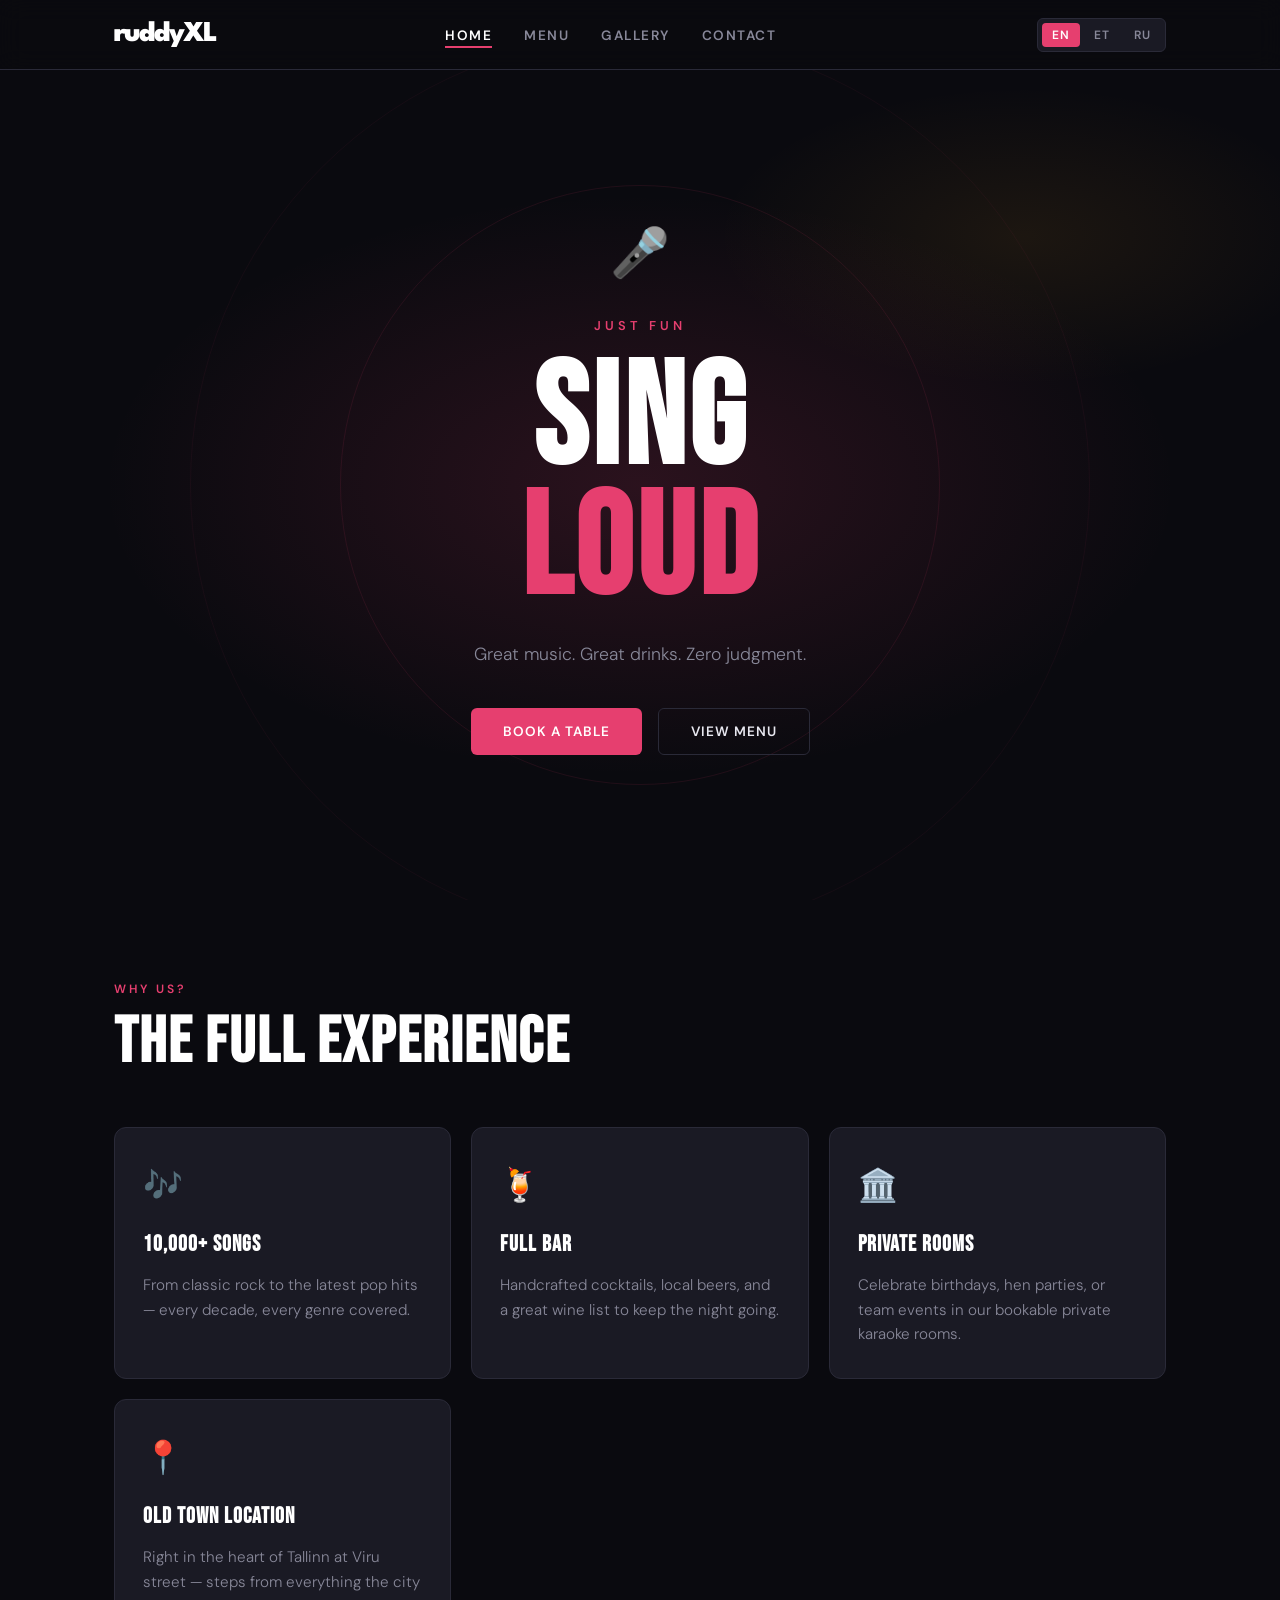
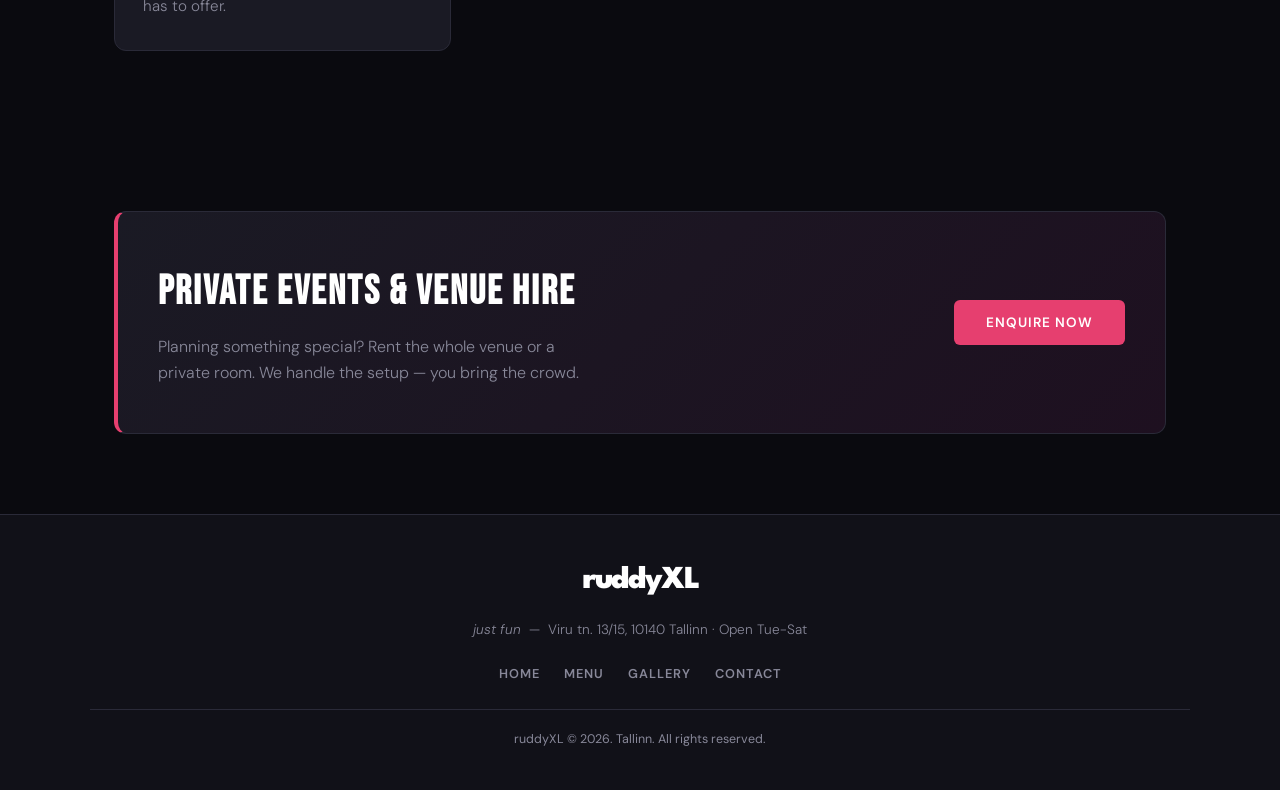
<file: index.html>
<!DOCTYPE html>
<html lang="en">
<head>
  <meta charset="UTF-8" />
  <meta name="viewport" content="width=device-width, initial-scale=1.0" />
  <meta name="description" content="ruddyXL — just fun. Tallinn's favourite karaoke venue. Live nights, private events and great drinks at Viru 13/15." />
  <title>ruddyXL | Tallinn</title>
  <link rel="stylesheet" href="css/style.css?1" />
</head>
<body class="lang-en">

  <!-- ============================================================
       NAVIGATION
       ============================================================ -->
  <nav class="site-nav" aria-label="Main navigation">
    <div class="nav-inner">

      <!-- Logo -->
      <a class="nav-logo" href="#" onclick="showPage('home'); return false;">
        ruddyXL
      </a>

      <!-- Nav Links -->
      <ul class="nav-links" id="nav-links" role="list">
        <li>
          <a href="#home" data-page="home" onclick="showPage('home'); return false;" class="active">
            <span data-lang="en">Home</span>
            <span data-lang="et">Avaleht</span>
            <span data-lang="ru">Главная</span>
          </a>
        </li>
        <li>
          <a href="#menu" data-page="menu" onclick="showPage('menu'); return false;">
            <span data-lang="en">Menu</span>
            <span data-lang="et">Menüü</span>
            <span data-lang="ru">Меню</span>
          </a>
        </li>
        <li>
          <a href="#gallery" data-page="gallery" onclick="showPage('gallery'); return false;">
            <span data-lang="en">Gallery</span>
            <span data-lang="et">Galerii</span>
            <span data-lang="ru">Галерея</span>
          </a>
        </li>
        <li>
          <a href="#contact" data-page="contact" onclick="showPage('contact'); return false;">
            <span data-lang="en">Contact</span>
            <span data-lang="et">Kontakt</span>
            <span data-lang="ru">Контакт</span>
          </a>
        </li>

        <!-- Language Switcher (inside mobile menu too) -->
        <li>
          <div class="lang-switcher" role="group" aria-label="Language selector">
            <button class="lang-btn active" data-lang="en" onclick="setLanguage('en')">EN</button>
            <button class="lang-btn" data-lang="et" onclick="setLanguage('et')">ET</button>
            <button class="lang-btn" data-lang="ru" onclick="setLanguage('ru')">RU</button>
          </div>
        </li>
      </ul>

      <!-- Language Switcher (desktop, outside ul) -->
      <div class="lang-switcher" role="group" aria-label="Language selector" style="display:flex;" id="desktop-lang">
        <button class="lang-btn active" data-lang="en" onclick="setLanguage('en')">EN</button>
        <button class="lang-btn" data-lang="et" onclick="setLanguage('et')">ET</button>
        <button class="lang-btn" data-lang="ru" onclick="setLanguage('ru')">RU</button>
      </div>

      <!-- Mobile Toggle -->
      <button class="nav-toggle" aria-label="Toggle navigation" onclick="toggleMobileNav()">
        <span></span>
        <span></span>
        <span></span>
      </button>

    </div>
  </nav>

  <!-- ============================================================
       HOME PAGE
       ============================================================ -->
  <main>

  <article id="page-home" class="page active">

    <!-- Hero -->
    <section class="hero" aria-label="Hero">
      <div class="hero-bg" aria-hidden="true"></div>
      <div class="hero-content">
        <span class="mic-icon" aria-hidden="true">🎤</span>
        <p class="hero-eyebrow">
          <span data-lang="en">just fun</span>
          <span data-lang="et">just fun</span>
          <span data-lang="ru">just fun</span>
        </p>
        <h1 class="hero-title">
          <span data-lang="en">SING<span class="accent">LOUD</span></span>
          <span data-lang="et">LAULA<span class="accent">VALJULT</span></span>
          <span data-lang="ru">ПОЙ<span class="accent">ГРОМКО</span></span>
        </h1>
        <p class="hero-subtitle">
          <span data-lang="en">Great music. Great drinks. Zero judgment.</span>
          <span data-lang="et">Hea muusika. Head joogid. Nullhinnangud.</span>
          <span data-lang="ru">Отличная музыка. Отличные напитки. Никаких осуждений.</span>
        </p>
        <div class="hero-actions">
          <button class="btn btn-primary" onclick="showPage('contact')">
            <span data-lang="en">Book a Table</span>
            <span data-lang="et">Broneeri laud</span>
            <span data-lang="ru">Забронировать стол</span>
          </button>
          <button class="btn btn-outline" onclick="showPage('menu')">
            <span data-lang="en">View Menu</span>
            <span data-lang="et">Vaata menüüd</span>
            <span data-lang="ru">Посмотреть меню</span>
          </button>
        </div>
      </div>
    </section>

    <!-- Features -->
    <section class="section" aria-labelledby="features-title">
      <div class="section-header">
        <p class="section-label">
          <span data-lang="en">Why us?</span>
          <span data-lang="et">Miks meie?</span>
          <span data-lang="ru">Почему мы?</span>
        </p>
        <h2 class="section-title" id="features-title">
          <span data-lang="en">The Full Experience</span>
          <span data-lang="et">Täielik elamus</span>
          <span data-lang="ru">Полный опыт</span>
        </h2>
      </div>

      <ul class="features-grid" role="list">
        <li class="feature-card">
          <div class="feature-icon" aria-hidden="true">🎶</div>
          <h3 class="feature-title">
            <span data-lang="en">10,000+ Songs</span>
            <span data-lang="et">10 000+ laulu</span>
            <span data-lang="ru">10 000+ песен</span>
          </h3>
          <p class="feature-text">
            <span data-lang="en">From classic rock to the latest pop hits — every decade, every genre covered.</span>
            <span data-lang="et">Klassikalisest rokist uusimate pophittideni — iga aastakümme, iga žanr kaetud.</span>
            <span data-lang="ru">От классического рока до современных поп-хитов — каждое десятилетие, каждый жанр.</span>
          </p>
        </li>
        <li class="feature-card">
          <div class="feature-icon" aria-hidden="true">🍹</div>
          <h3 class="feature-title">
            <span data-lang="en">Full Bar</span>
            <span data-lang="et">Täispood</span>
            <span data-lang="ru">Полный бар</span>
          </h3>
          <p class="feature-text">
            <span data-lang="en">Handcrafted cocktails, local beers, and a great wine list to keep the night going.</span>
            <span data-lang="et">Käsitsi valmistatud kokteilid, kohalikud õlled ja suurepärane veinivalik.</span>
            <span data-lang="ru">Авторские коктейли, местное пиво и отличная карта вин.</span>
          </p>
        </li>
        <li class="feature-card">
          <div class="feature-icon" aria-hidden="true">🏛️</div>
          <h3 class="feature-title">
            <span data-lang="en">Private Rooms</span>
            <span data-lang="et">Privaatruumid</span>
            <span data-lang="ru">Приватные комнаты</span>
          </h3>
          <p class="feature-text">
            <span data-lang="en">Celebrate birthdays, hen parties, or team events in our bookable private karaoke rooms.</span>
            <span data-lang="et">Tähistage sünnipäevi, põnnide pidustusi või meeskonnasündmusi meie privaatsetes karaokeruumides.</span>
            <span data-lang="ru">Отмечайте дни рождения, девичники или корпоративы в наших приватных комнатах для караоке.</span>
          </p>
        </li>
        <li class="feature-card">
          <div class="feature-icon" aria-hidden="true">📍</div>
          <h3 class="feature-title">
            <span data-lang="en">Old Town Location</span>
            <span data-lang="et">Vanalinna asukoht</span>
            <span data-lang="ru">В Старом городе</span>
          </h3>
          <p class="feature-text">
            <span data-lang="en">Right in the heart of Tallinn at Viru street — steps from everything the city has to offer.</span>
            <span data-lang="et">Tallinna südames Viru tänaval — mõne sammu kaugusel kõigest, mida linn pakub.</span>
            <span data-lang="ru">В самом сердце Таллина на улице Виру — в нескольких шагах от всего, что предлагает город.</span>
          </p>
        </li>
      </ul>
    </section>

    <!-- Private Events Banner -->
    <section class="section" aria-labelledby="events-title">
      <div class="events-banner">
        <div class="events-banner-text">
          <h2 id="events-title">
            <span data-lang="en">Private Events & Venue Hire</span>
            <span data-lang="et">Privaatsündmused &amp; ruumide rent</span>
            <span data-lang="ru">Частные мероприятия &amp; аренда зала</span>
          </h2>
          <p>
            <span data-lang="en">Planning something special? Rent the whole venue or a private room. We handle the setup — you bring the crowd.</span>
            <span data-lang="et">Planeerite midagi erilist? Rentige kogu baar või privaatne ruum. Meie korraldame — teie tooge rahvas.</span>
            <span data-lang="ru">Планируете что-то особенное? Арендуйте весь бар или приватную комнату. Мы всё организуем — вы приводите гостей.</span>
          </p>
        </div>
        <button class="btn btn-primary" onclick="showPage('contact')">
          <span data-lang="en">Enquire Now</span>
          <span data-lang="et">Küsi pakkumist</span>
          <span data-lang="ru">Запросить информацию</span>
        </button>
      </div>
    </section>

  </article>

  <!-- ============================================================
       MENU PAGE
       ============================================================ -->
  <article id="page-menu" class="page">
    <div class="section">
      <header class="section-header">
        <p class="section-label">
          <span data-lang="en">Drinks</span>
          <span data-lang="et">Joogid</span>
          <span data-lang="ru">Напитки</span>
        </p>
        <h2 class="section-title">
          <span data-lang="en">Our Menu</span>
          <span data-lang="et">Meie Menüü</span>
          <span data-lang="ru">Наше Меню</span>
        </h2>
        <p class="section-desc">
          <span data-lang="en">All prices include VAT. Menu subject to seasonal changes.</span>
          <span data-lang="et">Kõik hinnad sisaldavad käibemaksu. Menüü võib hooajaliselt muutuda.</span>
          <span data-lang="ru">Все цены включают НДС. Меню может меняться в зависимости от сезона.</span>
        </p>
      </header>

      <!-- Category Filters -->
      <nav class="menu-categories" aria-label="Menu categories">
        <button class="cat-btn active" data-cat="all" onclick="filterMenu('all')"><span data-lang="en">All</span><span data-lang="et">Kõik</span><span data-lang="ru">Все</span></button>
        <button class="cat-btn" data-cat="cocktails" onclick="filterMenu('cocktails')"><span data-lang="en">Cocktails</span><span data-lang="et">Kokteilid</span><span data-lang="ru">Коктейли</span></button>
        <button class="cat-btn" data-cat="basic-cocktails" onclick="filterMenu('basic-cocktails')"><span data-lang="en">Basic Cocktails</span><span data-lang="et">Basic kokteilid</span><span data-lang="ru">Простые коктейли</span></button>
        <button class="cat-btn" data-cat="shots" onclick="filterMenu('shots')"><span data-lang="en">Shots</span><span data-lang="et">Shotid</span><span data-lang="ru">Шоты</span></button>
        <button class="cat-btn" data-cat="draft-beer" onclick="filterMenu('draft-beer')"><span data-lang="en">Draft Beer</span><span data-lang="et">Vaadiõlu</span><span data-lang="ru">Разливное пиво</span></button>
        <button class="cat-btn" data-cat="can-beer-cider" onclick="filterMenu('can-beer-cider')"><span data-lang="en">Can Beer &amp; Cider</span><span data-lang="et">Purgiõlu &amp; Siider</span><span data-lang="ru">Пиво в банках &amp; Сидр</span></button>
        <button class="cat-btn" data-cat="non-alcoholic-beer" onclick="filterMenu('non-alcoholic-beer')"><span data-lang="en">Non-Alcoholic Beer</span><span data-lang="et">Alkoholivaba õlu</span><span data-lang="ru">Безалкогольное пиво</span></button>
        <button class="cat-btn" data-cat="wines" onclick="filterMenu('wines')"><span data-lang="en">Wines</span><span data-lang="et">Veinid</span><span data-lang="ru">Вина</span></button>
      </nav>

      <!-- Menu Items -->
      <ul class="menu-grid" role="list">

        <!-- Cocktails -->
        <li class="menu-item" data-cat="cocktails">
          <div class="menu-item-info">
            <h3>Moscow Mule</h3>
            <p><span data-lang="en">Vodka, ginger beer, lime</span><span data-lang="et">Viin, ingveriõlu, laim</span><span data-lang="ru">Водка, имбирное пиво, лайм</span></p>
          </div>
          <span class="menu-item-price">12€</span>
        </li>
        <li class="menu-item" data-cat="cocktails">
          <div class="menu-item-info">
            <h3>Cosmopolitan</h3>
            <p><span data-lang="en">Vodka, triple sec, cranberry, lime</span><span data-lang="et">Viin, triple sec, jõhvikamahl, laim</span><span data-lang="ru">Водка, трипл сек, клюква, лайм</span></p>
          </div>
          <span class="menu-item-price">10.5€</span>
        </li>
        <li class="menu-item" data-cat="cocktails">
          <div class="menu-item-info">
            <h3>Espresso Martini</h3>
            <p><span data-lang="en">Vodka, coffee liqueur, espresso</span><span data-lang="et">Viin, kohviliköör, espresso</span><span data-lang="ru">Водка, кофейный ликёр, эспрессо</span></p>
          </div>
          <span class="menu-item-price">12€</span>
        </li>
        <li class="menu-item" data-cat="cocktails">
          <div class="menu-item-info">
            <h3>Skinny Bitch</h3>
            <p><span data-lang="en">Vodka, soda water, lime</span><span data-lang="et">Viin, mullivesi, laim</span><span data-lang="ru">Водка, содовая, лайм</span></p>
          </div>
          <span class="menu-item-price">10€</span>
        </li>
        <li class="menu-item" data-cat="cocktails">
          <div class="menu-item-info">
            <h3>Sex on the Beach</h3>
            <p><span data-lang="en">Vodka, peach liqueur, orange, cranberry</span><span data-lang="et">Viin, virsikuliköör, apelsinimahl, jõhvikamahl</span><span data-lang="ru">Водка, персиковый ликёр, апельсин, клюква</span></p>
          </div>
          <span class="menu-item-price">10.5€</span>
        </li>
        <li class="menu-item" data-cat="cocktails">
          <div class="menu-item-info">
            <h3>White Russian</h3>
            <p><span data-lang="en">Vodka, coffee liqueur, cream</span><span data-lang="et">Viin, kohviliköör, koor</span><span data-lang="ru">Водка, кофейный ликёр, сливки</span></p>
          </div>
          <span class="menu-item-price">12€</span>
        </li>
        <li class="menu-item" data-cat="cocktails">
          <div class="menu-item-info">
            <h3>Pornstar Martini</h3>
            <p><span data-lang="en">Vodka, passion fruit, vanilla, lime, prosecco shot</span><span data-lang="et">Viin, passionivili, vanill, laim, prosecco shot</span><span data-lang="ru">Водка, маракуйя, ваниль, лайм, шот просекко</span></p>
          </div>
          <span class="menu-item-price">14€</span>
        </li>
        <li class="menu-item" data-cat="cocktails">
          <div class="menu-item-info">
            <h3>Gin Sour</h3>
            <p><span data-lang="en">Gin, lemon juice, sugar syrup, egg white</span><span data-lang="et">Džinn, sidrunimahl, suhkrusiirup, munavalge</span><span data-lang="ru">Джин, лимонный сок, сахарный сироп, яичный белок</span></p>
          </div>
          <span class="menu-item-price">13€</span>
        </li>
        <li class="menu-item" data-cat="cocktails">
          <div class="menu-item-info">
            <h3>Negroni</h3>
            <p><span data-lang="en">Gin, Campari, sweet vermouth</span><span data-lang="et">Džinn, Campari, magus vermut</span><span data-lang="ru">Джин, Кампари, сладкий вермут</span></p>
          </div>
          <span class="menu-item-price">13€</span>
        </li>
        <li class="menu-item" data-cat="cocktails">
          <div class="menu-item-info">
            <h3>Tom Collins</h3>
            <p><span data-lang="en">Gin, lemon juice, sugar syrup, soda water</span><span data-lang="et">Džinn, sidrunimahl, suhkrusiirup, mullivesi</span><span data-lang="ru">Джин, лимонный сок, сахарный сироп, содовая</span></p>
          </div>
          <span class="menu-item-price">10.5€</span>
        </li>
        <li class="menu-item" data-cat="cocktails">
          <div class="menu-item-info">
            <h3>Mojito</h3>
            <p><span data-lang="en">White rum, lime, mint, sugar, soda water</span><span data-lang="et">Valge rumm, laim, münt, suhkur, mullivesi</span><span data-lang="ru">Белый ром, лайм, мята, сахар, содовая</span></p>
          </div>
          <span class="menu-item-price">13€</span>
        </li>
        <li class="menu-item" data-cat="cocktails">
          <div class="menu-item-info">
            <h3>Margarita</h3>
            <p><span data-lang="en">Tequila, triple sec, lime</span><span data-lang="et">Tequila, triple sec, laim</span><span data-lang="ru">Текила, трипл сек, лайм</span></p>
          </div>
          <span class="menu-item-price">11€</span>
        </li>
        <li class="menu-item" data-cat="cocktails">
          <div class="menu-item-info">
            <h3>Old Fashioned</h3>
            <p><span data-lang="en">Bourbon whiskey, bitters, sugar</span><span data-lang="et">Bourbon viski, bitter, suhkur</span><span data-lang="ru">Бурбон, биттер, сахар</span></p>
          </div>
          <span class="menu-item-price">12€</span>
        </li>
        <li class="menu-item" data-cat="cocktails">
          <div class="menu-item-info">
            <h3>Whisky Sour</h3>
            <p><span data-lang="en">Whisky, lemon juice, sugar syrup, egg white</span><span data-lang="et">Viski, sidrunimahl, suhkrusiirup, munavalge</span><span data-lang="ru">Виски, лимонный сок, сахарный сироп, яичный белок</span></p>
          </div>
          <span class="menu-item-price">13€</span>
        </li>
        <li class="menu-item" data-cat="cocktails">
          <div class="menu-item-info">
            <h3>Aperol Spritz</h3>
            <p><span data-lang="en">Aperol, prosecco, soda water</span><span data-lang="et">Aperol, prosecco, mullivesi</span><span data-lang="ru">Апероль, просекко, содовая</span></p>
          </div>
          <span class="menu-item-price">9.5€</span>
        </li>
        <li class="menu-item" data-cat="cocktails">
          <div class="menu-item-info">
            <h3>Limoncello Spritz</h3>
            <p><span data-lang="en">Limoncello, prosecco, soda water</span><span data-lang="et">Limoncello, prosecco, mullivesi</span><span data-lang="ru">Лимончелло, просекко, содовая</span></p>
          </div>
          <span class="menu-item-price">9.5€</span>
        </li>
        <li class="menu-item" data-cat="cocktails">
          <div class="menu-item-info">
            <h3>Campari Spritz</h3>
            <p><span data-lang="en">Campari, prosecco, soda water</span><span data-lang="et">Campari, prosecco, mullivesi</span><span data-lang="ru">Кампари, просекко, содовая</span></p>
          </div>
          <span class="menu-item-price">9.5€</span>
        </li>

        <!-- Basic Cocktails -->
        <li class="menu-item" data-cat="basic-cocktails">
          <div class="menu-item-info">
            <h3>Vodka Red Bull</h3>
            <p></p>
          </div>
          <span class="menu-item-price">9€</span>
        </li>
        <li class="menu-item" data-cat="basic-cocktails">
          <div class="menu-item-info">
            <h3>Jagerbull</h3>
            <p></p>
          </div>
          <span class="menu-item-price">9€</span>
        </li>
        <li class="menu-item" data-cat="basic-cocktails">
          <div class="menu-item-info">
            <h3>Jagermeister + Cola</h3>
            <p></p>
          </div>
          <span class="menu-item-price">9€</span>
        </li>
        <li class="menu-item" data-cat="basic-cocktails">
          <div class="menu-item-info">
            <h3>Bombay Gin Tonic</h3>
            <p></p>
          </div>
          <span class="menu-item-price">9€</span>
        </li>
        <li class="menu-item" data-cat="basic-cocktails">
          <div class="menu-item-info">
            <h3>Gin + Watermelon Red Bull</h3>
            <p></p>
          </div>
          <span class="menu-item-price">9€</span>
        </li>
        <li class="menu-item" data-cat="basic-cocktails">
          <div class="menu-item-info">
            <h3>Rum + Cola</h3>
            <p></p>
          </div>
          <span class="menu-item-price">9€</span>
        </li>
        <li class="menu-item" data-cat="basic-cocktails">
          <div class="menu-item-info">
            <h3>Jameson + Cola</h3>
            <p></p>
          </div>
          <span class="menu-item-price">9€</span>
        </li>
        <li class="menu-item" data-cat="basic-cocktails">
          <div class="menu-item-info">
            <h3>Jack Daniels + Cola</h3>
            <p></p>
          </div>
          <span class="menu-item-price">10€</span>
        </li>

        <!-- Shots -->
        <li class="menu-item" data-cat="shots">
          <div class="menu-item-info">
            <h3>Hot Shot</h3>
            <p>Licor 43, Espresso, <span data-lang="en">Heavy Cream</span><span data-lang="et">Vahukoor</span><span data-lang="ru">Сливки</span></p>
          </div>
          <span class="menu-item-price">5€</span>
        </li>
        <li class="menu-item" data-cat="shots">
          <div class="menu-item-info">
            <h3>Barbie Shot</h3>
            <p>Vodka, Baileys, Grenadine</p>
          </div>
          <span class="menu-item-price">5€</span>
        </li>
        <li class="menu-item" data-cat="shots">
          <div class="menu-item-info">
            <h3>Kamikaze</h3>
            <p>Vodka, Triple Sec, <span data-lang="en">Lime Juice</span><span data-lang="et">Laimimahl</span><span data-lang="ru">Сок лайма</span></p>
          </div>
          <span class="menu-item-price">5€</span>
        </li>
        <li class="menu-item" data-cat="shots">
          <div class="menu-item-info">
            <h3>B52 🔥</h3>
            <p>Kahlúa, Baileys, Triple Sec</p>
          </div>
          <span class="menu-item-price">5€</span>
        </li>
        <li class="menu-item" data-cat="shots">
          <div class="menu-item-info">
            <h3>Fireball</h3>
            <p>Fireball Cinnamon Whisky</p>
          </div>
          <span class="menu-item-price">5€</span>
        </li>
        <li class="menu-item" data-cat="shots">
          <div class="menu-item-info">
            <h3>Jäger</h3>
            <p>Jägermeister</p>
          </div>
          <span class="menu-item-price">5€</span>
        </li>
        <li class="menu-item" data-cat="shots">
          <div class="menu-item-info">
            <h3>Tequila Blanco</h3>
            <p><span data-lang="en">Salt, Lime</span><span data-lang="et">Sool, Liam</span><span data-lang="ru">Соль, Лайм</span></p>
          </div>
          <span class="menu-item-price">5€</span>
        </li>
        <li class="menu-item" data-cat="shots">
          <div class="menu-item-info">
            <h3>Tequila Reposado</h3>
            <p><span data-lang="en">Cinnamon, Orange</span><span data-lang="et">Kaneel, Apelsin</span><span data-lang="ru">Корица, Апельсин</span></p>
          </div>
          <span class="menu-item-price">5€</span>
        </li>
        <li class="menu-item" data-cat="shots">
          <div class="menu-item-info">
            <h3><span data-lang="en">Vodka</span><span data-lang="et">Viin</span></h3>
            <p>Vodka</p>
          </div>
          <span class="menu-item-price">5€</span>
        </li>
        <li class="menu-item" data-cat="shots">
          <div class="menu-item-info">
            <h3>Minttu</h3>
            <p>Minttu Peppermint Liqueur</p>
          </div>
          <span class="menu-item-price">5€</span>
        </li>
        <li class="menu-item" data-cat="shots">
          <div class="menu-item-info">
            <h3>Salmari</h3>
            <p>Salmari Salmiak Liqueur</p>
          </div>
          <span class="menu-item-price">5€</span>
        </li>
        <li class="menu-item" data-cat="shots">
          <div class="menu-item-info">
            <h3>Blowjob</h3>
            <p>Kahlúa, Baileys, <span data-lang="en">Heavy Cream</span><span data-lang="et">Vahukoor</span><span data-lang="ru">Сливки</span></p>
          </div>
          <span class="menu-item-price">5€</span>
        </li>
        <li class="menu-item" data-cat="shots">
          <div class="menu-item-info">
            <h3>Limoncello</h3>
            <p>Limoncello</p>
          </div>
          <span class="menu-item-price">5€</span>
        </li>
        <li class="menu-item" data-cat="shots">
          <div class="menu-item-info">
            <h3>Jägerbomb</h3>
            <p>Jägermeister, Red Bull</p>
          </div>
          <span class="menu-item-price">7€</span>
        </li>

        <!-- Draft Beer -->
        <li class="menu-item" data-cat="draft-beer">
          <div class="menu-item-info">
            <h3>Heineken</h3>
            <p>0.5L</p>
          </div>
          <span class="menu-item-price">6€</span>
        </li>
        <li class="menu-item" data-cat="draft-beer">
          <div class="menu-item-info">
            <h3>Tanker Tume Lager</h3>
            <p>0.5L</p>
          </div>
          <span class="menu-item-price">6.5€</span>
        </li>
        <li class="menu-item" data-cat="draft-beer">
          <div class="menu-item-info">
            <h3>Tanker Select Lager</h3>
            <p>0.5L</p>
          </div>
          <span class="menu-item-price">6€</span>
        </li>
        <li class="menu-item" data-cat="draft-beer">
          <div class="menu-item-info">
            <h3>Tanker Reloaded IPA</h3>
            <p>0.5L</p>
          </div>
          <span class="menu-item-price">6.5€</span>
        </li>
        <li class="menu-item" data-cat="draft-beer">
          <div class="menu-item-info">
            <h3>Tanker <span data-lang="en">Apple Cider</span><span data-lang="et">Õunasiider</span></h3>
            <p>0.5L</p>
          </div>
          <span class="menu-item-price">6€</span>
        </li>

        <!-- Can Beer & Cider -->
        <li class="menu-item" data-cat="can-beer-cider">
          <div class="menu-item-info">
            <h3>Sol</h3>
            <p>0.33L</p>
          </div>
          <span class="menu-item-price">6€</span>
        </li>
        <li class="menu-item" data-cat="can-beer-cider">
          <div class="menu-item-info">
            <h3>Heineken</h3>
            <p>0.33L</p>
          </div>
          <span class="menu-item-price">6€</span>
        </li>
        <li class="menu-item" data-cat="can-beer-cider">
          <div class="menu-item-info">
            <h3>Bira Moretti</h3>
            <p>0.33L</p>
          </div>
          <span class="menu-item-price">6€</span>
        </li>
        <li class="menu-item" data-cat="can-beer-cider">
          <div class="menu-item-info">
            <h3>Tanker Kerge IPA</h3>
            <p>0.5L</p>
          </div>
          <span class="menu-item-price">6.5€</span>
        </li>
        <li class="menu-item" data-cat="can-beer-cider">
          <div class="menu-item-info">
            <h3>Tanker Tume Lager</h3>
            <p>0.5L</p>
          </div>
          <span class="menu-item-price">6€</span>
        </li>
        <li class="menu-item" data-cat="can-beer-cider">
          <div class="menu-item-info">
            <h3>Tanker Select Lager</h3>
            <p>0.5L</p>
          </div>
          <span class="menu-item-price">6€</span>
        </li>
        <li class="menu-item" data-cat="can-beer-cider">
          <div class="menu-item-info">
            <h3>Tanker Sauna Lager</h3>
            <p>0.5L</p>
          </div>
          <span class="menu-item-price">6€</span>
        </li>
        <li class="menu-item" data-cat="can-beer-cider">
          <div class="menu-item-info">
            <h3>Tanker Sauna Ale</h3>
            <p>0.44L</p>
          </div>
          <span class="menu-item-price">6€</span>
        </li>
        <li class="menu-item" data-cat="can-beer-cider">
          <div class="menu-item-info">
            <h3>Ginger Beer</h3>
            <p>0.33L</p>
          </div>
          <span class="menu-item-price">6.5€</span>
        </li>
        <li class="menu-item" data-cat="can-beer-cider">
          <div class="menu-item-info">
            <h3>Hartwall Long Drink</h3>
            <p>0.33L</p>
          </div>
          <span class="menu-item-price">6€</span>
        </li>

        <!-- Non-Alcoholic Beer -->
        <li class="menu-item" data-cat="non-alcoholic-beer">
          <div class="menu-item-info">
            <h3>Heineken</h3>
            <p>0.33L</p>
          </div>
          <span class="menu-item-price">5€</span>
        </li>
        <li class="menu-item" data-cat="non-alcoholic-beer">
          <div class="menu-item-info">
            <h3>Bira Moretti</h3>
            <p>0.33L</p>
          </div>
          <span class="menu-item-price">5€</span>
        </li>
        <li class="menu-item" data-cat="non-alcoholic-beer">
          <div class="menu-item-info">
            <h3>Tanker Select Lager</h3>
            <p>0.5L</p>
          </div>
          <span class="menu-item-price">5€</span>
        </li>
        <li class="menu-item" data-cat="non-alcoholic-beer">
          <div class="menu-item-info">
            <h3>Tanker Sauna Session</h3>
            <p>0.44L</p>
          </div>
          <span class="menu-item-price">5€</span>
        </li>
        <li class="menu-item" data-cat="non-alcoholic-beer">
          <div class="menu-item-info">
            <h3>Ginger Joe Beer</h3>
            <p>0.33L</p>
          </div>
          <span class="menu-item-price">5€</span>
        </li>

        <!-- Wines -->
        <li class="menu-item" data-cat="wines">
          <div class="menu-item-info">
            <h3>Riesling</h3>
            <p><span data-lang="en">White</span><span data-lang="et">Valge</span><span data-lang="ru">Белое</span></p>
          </div>
          <span class="menu-item-price">6/30€</span>
        </li>
        <li class="menu-item" data-cat="wines">
          <div class="menu-item-info">
            <h3>Pinot Grigio</h3>
            <p><span data-lang="en">White</span><span data-lang="et">Valge</span><span data-lang="ru">Белое</span></p>
          </div>
          <span class="menu-item-price">6/30€</span>
        </li>
        <li class="menu-item" data-cat="wines">
          <div class="menu-item-info">
            <h3>Chardonney</h3>
            <p><span data-lang="en">White</span><span data-lang="et">Valge</span><span data-lang="ru">Белое</span></p>
          </div>
          <span class="menu-item-price">6/30€</span>
        </li>
        <li class="menu-item" data-cat="wines">
          <div class="menu-item-info">
            <h3>Cabernet Sauvignon</h3>
            <p><span data-lang="en">Red</span><span data-lang="et">Punane</span><span data-lang="ru">Красное</span></p>
          </div>
          <span class="menu-item-price">6/30€</span>
        </li>
        <li class="menu-item" data-cat="wines">
          <div class="menu-item-info">
            <h3>Merlot</h3>
            <p><span data-lang="en">Red</span><span data-lang="et">Punane</span><span data-lang="ru">Красное</span></p>
          </div>
          <span class="menu-item-price">6/30€</span>
        </li>
        <li class="menu-item" data-cat="wines">
          <div class="menu-item-info">
            <h3>Bordeaux</h3>
            <p><span data-lang="en">Red</span><span data-lang="et">Punane</span><span data-lang="ru">Красное</span></p>
          </div>
          <span class="menu-item-price">6/30€</span>
        </li>

        <!-- Cava & Prosecco -->
        <li class="menu-item" data-cat="wines">
          <div class="menu-item-info">
            <h3>Prosecco</h3>
            <p></p>
          </div>
          <span class="menu-item-price">6/30€</span>
        </li>
      </ul>
    </div>
  </article>

  <!-- ============================================================
       GALLERY PAGE
       ============================================================ -->
  <article id="page-gallery" class="page">
    <div class="section">
      <header class="section-header">
        <p class="section-label">
          <span data-lang="en">The Vibe</span>
          <span data-lang="et">Atmosfäär</span>
          <span data-lang="ru">Атмосфера</span>
        </p>
        <h2 class="section-title">
          <span data-lang="en">Gallery</span>
          <span data-lang="et">Galerii</span>
          <span data-lang="ru">Галерея</span>
        </h2>
          <!--<p class="section-desc">

        </p>-->
      </header>

      <!-- Gallery Grid — replace placeholders with real <img> tags -->
      <section class="gallery-grid" aria-label="Photo gallery">

        <figure class="gallery-item">
          <div class="gallery-placeholder" role="img" aria-label="Karaoke stage">
            🎤
            <span data-lang="en">Stage</span>
            <span data-lang="et">Lava</span><span data-lang="ru">Сцена</span>
          </div>
        </figure>

        <figure class="gallery-item">
          <div class="gallery-placeholder" role="img" aria-label="Bar area">
            🍹
            <span data-lang="en">Bar</span>
            <span data-lang="et">Baar</span><span data-lang="ru">Бар</span>
          </div>
        </figure>

        <figure class="gallery-item">
          <div class="gallery-placeholder" role="img" aria-label="Private room">
            🏛️
            <span data-lang="en">Private Room</span>
            <span data-lang="et">Privaatne ruum</span><span data-lang="ru">Приватная комната</span>
          </div>
        </figure>

        <figure class="gallery-item">
          <div class="gallery-placeholder" role="img" aria-label="Crowd singing">
            🎵
            <span data-lang="en">Crowd</span>
            <span data-lang="et">Rahvas</span><span data-lang="ru">Публика</span>
          </div>
        </figure>

        <figure class="gallery-item">
          <div class="gallery-placeholder" role="img" aria-label="Interior lights">
            💡
            <span data-lang="en">Lights</span>
            <span data-lang="et">Tuled</span><span data-lang="ru">Огни</span>
          </div>
        </figure>

        <figure class="gallery-item">
          <div class="gallery-placeholder" role="img" aria-label="Private event">
            🎉
            <span data-lang="en">Event</span>
            <span data-lang="et">Sündmus</span><span data-lang="ru">Мероприятие</span>
          </div>
        </figure>

        <figure class="gallery-item">
          <div class="gallery-placeholder" role="img" aria-label="Friends at the bar">
            👯
            <span data-lang="en">Friends</span>
            <span data-lang="et">Sõbrad</span><span data-lang="ru">Друзья</span>
          </div>
        </figure>

        <figure class="gallery-item">
          <div class="gallery-placeholder" role="img" aria-label="Song selection screen">
            📺
            <span data-lang="en">Song List</span>
            <span data-lang="et">Laulunimekiri</span><span data-lang="ru">Список песен</span>
          </div>
        </figure>

      </section>

    </div>
  </article>

  <!-- ============================================================
       CONTACT PAGE
       ============================================================ -->
  <article id="page-contact" class="page">
    <div class="section">
      <header class="section-header">
        <p class="section-label">
          <span data-lang="en">Get in Touch</span>
          <span data-lang="et">Võtke ühendust</span>
          <span data-lang="ru">Свяжитесь с нами</span>
        </p>
        <h2 class="section-title">
          <span data-lang="en">Contact</span>
          <span data-lang="et">Kontakt</span>
          <span data-lang="ru">Контакт</span>
        </h2>
      </header>

      <div class="contact-layout">

        <!-- Left: Info + Hours -->
        <div>
          <address class="contact-info-list">

            <div class="contact-info-item">
              <div class="contact-info-icon" aria-hidden="true">📍</div>
              <div>
                <h4><span data-lang="en">Address</span><span data-lang="et">Aadress</span><span data-lang="ru">Адрес</span></h4>
                <p>Viru tn. 13/15, Tallinn<br/>10140, Harjumaa<br/><span data-lang="en">Estonia</span><span data-lang="et">Eesti</span><span data-lang="ru">Эстония</span></p>
              </div>
            </div>

            <div class="contact-info-item">
              <div class="contact-info-icon" aria-hidden="true">📞</div>
              <div>
                <h4><span data-lang="en">Phone</span><span data-lang="et">Telefon</span><span data-lang="ru">Телефон</span></h4>
                <p><a href="tel:+37253702864" style="color:var(--color-text);">+372 5370 2864</a></p>
              </div>
            </div>

            <div class="contact-info-item">
              <div class="contact-info-icon" aria-hidden="true">✉️</div>
              <div>
                <h4><span data-lang="en">Email</span><span data-lang="et">E-post</span><span data-lang="ru">Эл. почта</span></h4>
                <p><a href="mailto:xl@ruddy.ee" style="color:var(--color-text);">xl@ruddy.ee</a></p>
              </div>
            </div>

          </address>

          <!-- Opening Hours -->
          <div style="margin-top:40px;">
            <h3 style="font-family:var(--font-display); font-size:1.6rem; letter-spacing:1px; color:var(--color-white); margin-bottom:16px;">
              <span data-lang="en">Opening Hours</span>
              <span data-lang="et">Lahtiolekuajad</span><span data-lang="ru">Часы работы</span>
            </h3>
            <table class="hours-table" aria-label="Opening hours">
              <tbody>
                <tr data-day="mon">
                  <td><span data-lang="en">Monday</span><span data-lang="et">Esmaspäev</span><span data-lang="ru">Понедельник</span></td>
                  <td><span data-lang="en">Closed</span><span data-lang="et">Suletud</span><span data-lang="ru">Закрыто</span></td>
                </tr>
                <tr data-day="tue">
                  <td><span data-lang="en">Tuesday</span><span data-lang="et">Teisipäev</span><span data-lang="ru">Вторник</span></td>
                  <td>20:00 - 02:00</td>
                </tr>
                <tr data-day="wed">
                  <td><span data-lang="en">Wednesday</span><span data-lang="et">Kolmapäev</span><span data-lang="ru">Среда</span></td>
                  <td>20:00 - 02:00</td>
                </tr>
                <tr data-day="thu">
                  <td><span data-lang="en">Thursday</span><span data-lang="et">Neljapäev</span><span data-lang="ru">Четверг</span></td>
                  <td>20:00 - 02:00</td>
                </tr>
                <tr data-day="fri">
                  <td><span data-lang="en">Friday</span><span data-lang="et">Reede</span><span data-lang="ru">Пятница</span></td>
                  <td>20:00 – 04:00</td>
                </tr>
                <tr data-day="sat">
                  <td><span data-lang="en">Saturday</span><span data-lang="et">Laupäev</span><span data-lang="ru">Суббота</span></td>
                  <td>20:00 – 04:00</td>
                </tr>
                <tr data-day="sun">
                  <td><span data-lang="en">Sunday</span><span data-lang="et">Pühapäev</span><span data-lang="ru">Воскресенье</span></td>
                  <td><span data-lang="en">Closed</span><span data-lang="et">Suletud</span><span data-lang="ru">Закрыто</span></td>
                </tr>
              </tbody>
            </table>
          </div>
        </div>

        <!-- Right: Booking Form -->
        <div>
          <h3 style="font-family:var(--font-display); font-size:1.6rem; letter-spacing:1px; color:var(--color-white); margin-bottom:24px;">
            <span data-lang="en">Make a Reservation</span>
            <span data-lang="et">Tee broneering</span>
            <span data-lang="ru">Забронировать</span>
          </h3>

          <form class="contact-form" id="contact-form" action="https://formspree.io/f/xaqagqkb" method="POST" novalidate>

            <div class="form-group">
              <label for="name">
                <span data-lang="en">Your Name</span>
                <span data-lang="et">Teie nimi</span><span data-lang="ru">Ваше имя</span>
              </label>
              <input type="text" id="name" name="name" required
                placeholder="Jane Smith" />
            </div>

            <div class="form-group">
              <label for="email">Email</label>
              <input type="email" id="email" name="email" required
                placeholder="jane@example.com" />
            </div>

            <div class="form-group">
              <label for="phone">
                <span data-lang="en">Phone</span>
                <span data-lang="et">Telefon</span><span data-lang="ru">Телефон</span>
              </label>
              <input type="tel" id="phone" name="phone"
                placeholder="+372 ..." />
            </div>

            <div class="form-group">
              <label for="event-type">
                <span data-lang="en">Event Type</span>
                <span data-lang="et">Sündmuse tüüp</span>
                <span data-lang="ru">Тип мероприятия</span>
              </label>
              <select id="event-type" name="event-type">
                <option value="table">
                  <span data-lang="en">Table booking</span>
                  <span data-lang="et">Laua broneering</span>
                  <span data-lang="ru">Бронь стола</span>
                </option>
                <option value="private-room">
                  <span data-lang="en">Private room</span>
                  <span data-lang="et">Privaatne ruum</span>
                  <span data-lang="ru">Приватная комната</span>
                </option>
                <option value="full-venue">
                  <span data-lang="en">Full venue hire</span>
                  <span data-lang="et">Kogu baari rent</span>
                  <span data-lang="ru">Аренда всего бара</span>
                </option>
                <option value="other">
                  <span data-lang="en">Other enquiry</span>
                  <span data-lang="et">Muu päring</span>
                  <span data-lang="ru">Другой запрос</span>
                </option>
              </select>
            </div>

            <div class="form-group">
              <label for="date">
                <span data-lang="en">Preferred Date</span>
                <span data-lang="et">Soovitav kuupäev</span>
                <span data-lang="ru">Предпочтительная дата</span>
              </label>
              <input type="date" id="date" name="date" />
            </div>

            <div class="form-group">
              <label for="guests">
                <span data-lang="en">Number of Guests</span>
                <span data-lang="et">Külaliste arv</span>
                <span data-lang="ru">Количество гостей</span>
              </label>
              <input type="number" id="guests" name="guests" min="1" max="200"
                placeholder="e.g. 10" />
            </div>

            <div class="form-group">
              <label for="message">
                <span data-lang="en">Message</span>
                <span data-lang="et">Sõnum</span>
                <span data-lang="ru">Сообщение</span>
              </label>
              <textarea id="message" name="message"
                placeholder="Tell us more about your event..."></textarea>
            </div>

            <button type="submit" class="btn btn-primary" style="width:100%; justify-content:center;">
              <span data-lang="en">Send Message</span>
              <span data-lang="et">Saada sõnum</span>
              <span data-lang="ru">Отправить</span>
            </button>

          </form>
        </div>

      </div>
    </div>
  </article>

  </main>

  <!-- ============================================================
       FOOTER
       ============================================================ -->
  <footer class="site-footer">
    <div class="footer-inner">
      <p class="footer-logo">ruddyXL</p>
      <p class="footer-tagline">
        <em>just fun</em> &nbsp;—&nbsp;
        <span data-lang="en">Viru tn. 13/15, 10140 Tallinn · Open Tue-Sat</span>
        <span data-lang="et">Viru tn. 13/15, 10140 Tallinn · Avatud T-L</span><span data-lang="ru">Viru tn. 13/15, 10140 Таллин · Открыто Вт–Сб</span>
      </p>
      <nav class="footer-nav" aria-label="Footer navigation">
        <a href="#home" data-page="home" onclick="showPage('home'); return false;">
          <span data-lang="en">Home</span><span data-lang="et">Avaleht</span><span data-lang="ru">Главная</span>
        </a>
        <a href="#menu" data-page="menu" onclick="showPage('menu'); return false;">
          <span data-lang="en">Menu</span><span data-lang="et">Menüü</span><span data-lang="ru">Меню</span>
        </a>
        <a href="#gallery" data-page="gallery" onclick="showPage('gallery'); return false;">
          <span data-lang="en">Gallery</span><span data-lang="et">Galerii</span><span data-lang="ru">Галерея</span>
        </a>
        <a href="#contact" data-page="contact" onclick="showPage('contact'); return false;">
          <span data-lang="en">Contact</span><span data-lang="et">Kontakt</span><span data-lang="ru">Контакт</span>
        </a>
      </nav>
      <p class="footer-copy">
        ruddyXL &copy; <span id="year"></span>. Tallinn.
        <span data-lang="en">All rights reserved.</span>
        <span data-lang="et">Kõik õigused kaitstud.</span><span data-lang="ru">Все права защищены.</span>
      </p>
    </div>
  </footer>

  <script src="js/main.js"></script>
  <script>
    /* Set copyright year dynamically */
    document.getElementById('year').textContent = new Date().getFullYear();
  </script>

</body>
</html>
</file>
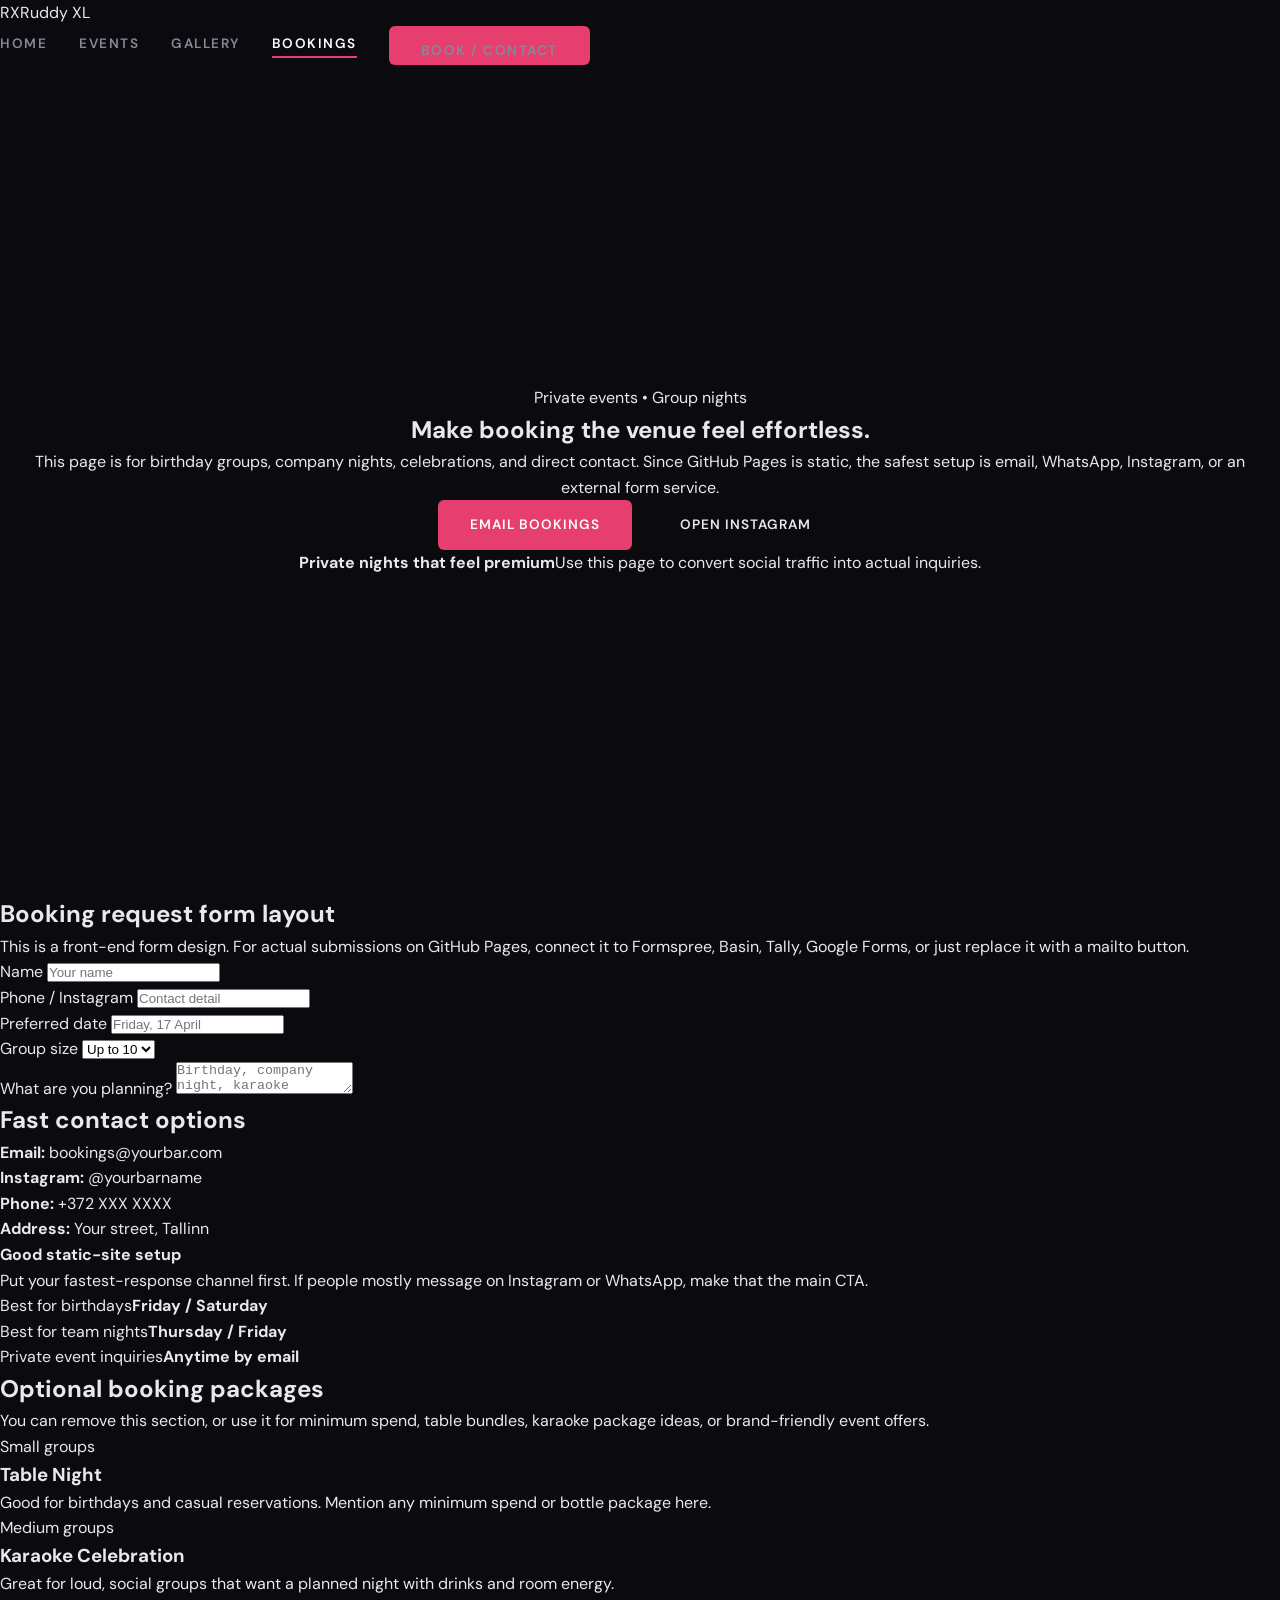
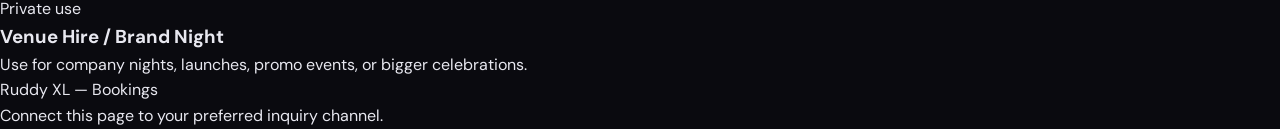
<file: bookings.html>
<!DOCTYPE html>
<html lang="en">
<head>
  <meta charset="UTF-8" />
  <meta name="viewport" content="width=device-width, initial-scale=1.0" />
  <title>Ruddy XL — Bookings</title>
  <meta name="description" content="Ruddy XL bookings — private events, table inquiries, and venue details." />
  <link rel="stylesheet" href="style.css" />
</head>
<body>
  <div class="topbar">
    <div class="wrap nav">
      <a href="index.html" class="brand"><span class="brand-mark">RX</span><span>Ruddy XL</span></a>
      <div class="nav-links">
        <a href="index.html">Home</a>
        <a href="events.html">Events</a>
        <a href="gallery.html">Gallery</a>
        <a href="bookings.html" class="active">Bookings</a>
        <a href="bookings.html" class="btn btn-primary">Book / Contact</a>
      </div>
    </div>
  </div>

  <main>
    <section class="hero">
      <div class="wrap hero-grid">
        <div class="hero-copy">
          <div class="pill">Private events • Group nights</div>
          <h1>Make booking the venue feel effortless.</h1>
          <p class="lead">This page is for birthday groups, company nights, celebrations, and direct contact. Since GitHub Pages is static, the safest setup is email, WhatsApp, Instagram, or an external form service.</p>
          <div class="hero-actions">
            <a class="btn btn-primary" href="mailto:bookings@yourbar.com">Email bookings</a>
            <a class="btn btn-secondary" href="https://instagram.com" target="_blank" rel="noreferrer">Open Instagram</a>
          </div>
        </div>
        <div class="hero-card"><div class="page-hero-visual bookings"><div class="hero-overlay"><div><strong>Private nights that feel premium</strong><span>Use this page to convert social traffic into actual inquiries.</span></div></div></div></div>
      </div>
    </section>

    <section>
      <div class="wrap booking-grid">
        <div class="booking-card">
          <h2>Booking request form layout</h2>
          <p class="lead">This is a front-end form design. For actual submissions on GitHub Pages, connect it to Formspree, Basin, Tally, Google Forms, or just replace it with a mailto button.</p>
          <form>
            <div class="form-grid">
              <div>
                <label for="name">Name</label>
                <input id="name" type="text" placeholder="Your name" />
              </div>
              <div>
                <label for="phone">Phone / Instagram</label>
                <input id="phone" type="text" placeholder="Contact detail" />
              </div>
              <div>
                <label for="date">Preferred date</label>
                <input id="date" type="text" placeholder="Friday, 17 April" />
              </div>
              <div>
                <label for="size">Group size</label>
                <select id="size">
                  <option>Up to 10</option>
                  <option>10–20</option>
                  <option>20–40</option>
                  <option>40+</option>
                </select>
              </div>
              <div class="full">
                <label for="message">What are you planning?</label>
                <textarea id="message" placeholder="Birthday, company night, karaoke reservation, private event..."></textarea>
              </div>
            </div>
          </form>
        </div>

        <div class="contact-card">
          <h2>Fast contact options</h2>
          <ul class="contact-list">
            <li><strong>Email:</strong> bookings@yourbar.com</li>
            <li><strong>Instagram:</strong> @yourbarname</li>
            <li><strong>Phone:</strong> +372 XXX XXXX</li>
            <li><strong>Address:</strong> Your street, Tallinn</li>
          </ul>
          <div class="note-box">
            <strong>Good static-site setup</strong>
            <p class="copy-muted">Put your fastest-response channel first. If people mostly message on Instagram or WhatsApp, make that the main CTA.</p>
          </div>
          <div class="hours">
            <div class="hours-row"><span>Best for birthdays</span><strong>Friday / Saturday</strong></div>
            <div class="hours-row"><span>Best for team nights</span><strong>Thursday / Friday</strong></div>
            <div class="hours-row"><span>Private event inquiries</span><strong>Anytime by email</strong></div>
          </div>
        </div>
      </div>
    </section>

    <section>
      <div class="wrap">
        <div class="section-head"><div><h2>Optional booking packages</h2><p>You can remove this section, or use it for minimum spend, table bundles, karaoke package ideas, or brand-friendly event offers.</p></div></div>
        <div class="pricing-grid">
          <div class="pricing-card"><span class="tag">Small groups</span><h3>Table Night</h3><p class="copy-muted">Good for birthdays and casual reservations. Mention any minimum spend or bottle package here.</p></div>
          <div class="pricing-card"><span class="tag">Medium groups</span><h3>Karaoke Celebration</h3><p class="copy-muted">Great for loud, social groups that want a planned night with drinks and room energy.</p></div>
          <div class="pricing-card"><span class="tag">Private use</span><h3>Venue Hire / Brand Night</h3><p class="copy-muted">Use for company nights, launches, promo events, or bigger celebrations.</p></div>
        </div>
      </div>
    </section>
  </main>

  <footer>
    <div class="wrap footer"><p>Ruddy XL — Bookings</p><p>Connect this page to your preferred inquiry channel.</p></div>
  </footer>
</body>
</html>
</file>
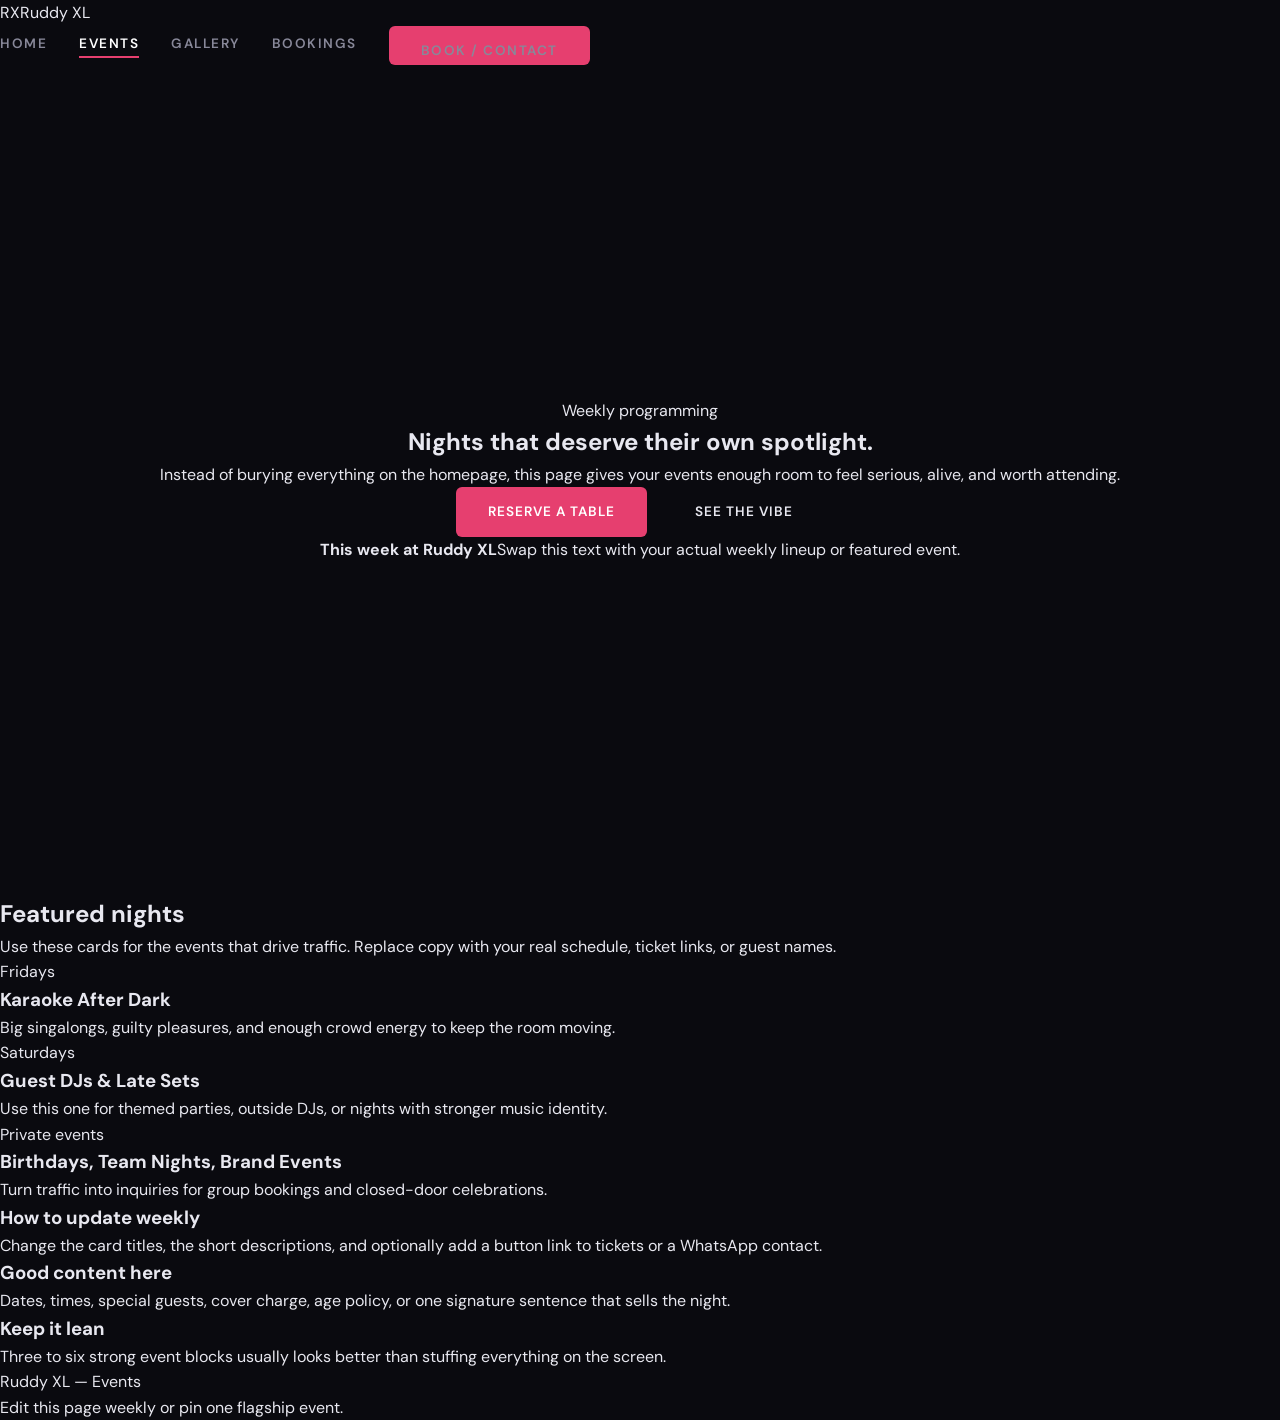
<file: events.html>
<!DOCTYPE html>
<html lang="en">
<head>
  <meta charset="UTF-8" />
  <meta name="viewport" content="width=device-width, initial-scale=1.0" />
  <title>Ruddy XL — Events</title>
  <meta name="description" content="Ruddy XL events — karaoke nights, guest DJs, themed parties, and private bookings." />
  <link rel="stylesheet" href="style.css" />
</head>
<body>
  <div class="topbar">
    <div class="wrap nav">
      <a href="index.html" class="brand"><span class="brand-mark">RX</span><span>Ruddy XL</span></a>
      <div class="nav-links">
        <a href="index.html">Home</a>
        <a href="events.html" class="active">Events</a>
        <a href="gallery.html">Gallery</a>
        <a href="bookings.html">Bookings</a>
        <a href="bookings.html" class="btn btn-primary">Book / Contact</a>
      </div>
    </div>
  </div>

  <main>
    <section class="hero">
      <div class="wrap hero-grid">
        <div class="hero-copy">
          <div class="pill">Weekly programming</div>
          <h1>Nights that deserve their own spotlight.</h1>
          <p class="lead">Instead of burying everything on the homepage, this page gives your events enough room to feel serious, alive, and worth attending.</p>
          <div class="hero-actions">
            <a class="btn btn-primary" href="bookings.html">Reserve a table</a>
            <a class="btn btn-secondary" href="gallery.html">See the vibe</a>
          </div>
        </div>
        <div class="hero-card">
          <div class="page-hero-visual events">
            <div class="hero-overlay"><div><strong>This week at Ruddy XL</strong><span>Swap this text with your actual weekly lineup or featured event.</span></div></div>
          </div>
        </div>
      </div>
    </section>

    <section>
      <div class="wrap">
        <div class="section-head"><div><h2>Featured nights</h2><p>Use these cards for the events that drive traffic. Replace copy with your real schedule, ticket links, or guest names.</p></div></div>
        <div class="events-grid">
          <article class="event-card"><div class="event-visual one"></div><div class="event-body"><span class="tag">Fridays</span><h3>Karaoke After Dark</h3><p class="event-meta">Big singalongs, guilty pleasures, and enough crowd energy to keep the room moving.</p></div></article>
          <article class="event-card"><div class="event-visual two"></div><div class="event-body"><span class="tag">Saturdays</span><h3>Guest DJs & Late Sets</h3><p class="event-meta">Use this one for themed parties, outside DJs, or nights with stronger music identity.</p></div></article>
          <article class="event-card"><div class="event-visual three"></div><div class="event-body"><span class="tag">Private events</span><h3>Birthdays, Team Nights, Brand Events</h3><p class="event-meta">Turn traffic into inquiries for group bookings and closed-door celebrations.</p></div></article>
        </div>
      </div>
    </section>

    <section>
      <div class="wrap story-grid">
        <div class="story-card"><h3>How to update weekly</h3><p class="story-copy">Change the card titles, the short descriptions, and optionally add a button link to tickets or a WhatsApp contact.</p></div>
        <div class="story-card"><h3>Good content here</h3><p class="story-copy">Dates, times, special guests, cover charge, age policy, or one signature sentence that sells the night.</p></div>
        <div class="story-card"><h3>Keep it lean</h3><p class="story-copy">Three to six strong event blocks usually looks better than stuffing everything on the screen.</p></div>
      </div>
    </section>
  </main>

  <footer>
    <div class="wrap footer"><p>Ruddy XL — Events</p><p>Edit this page weekly or pin one flagship event.</p></div>
  </footer>
</body>
</html>
</file>
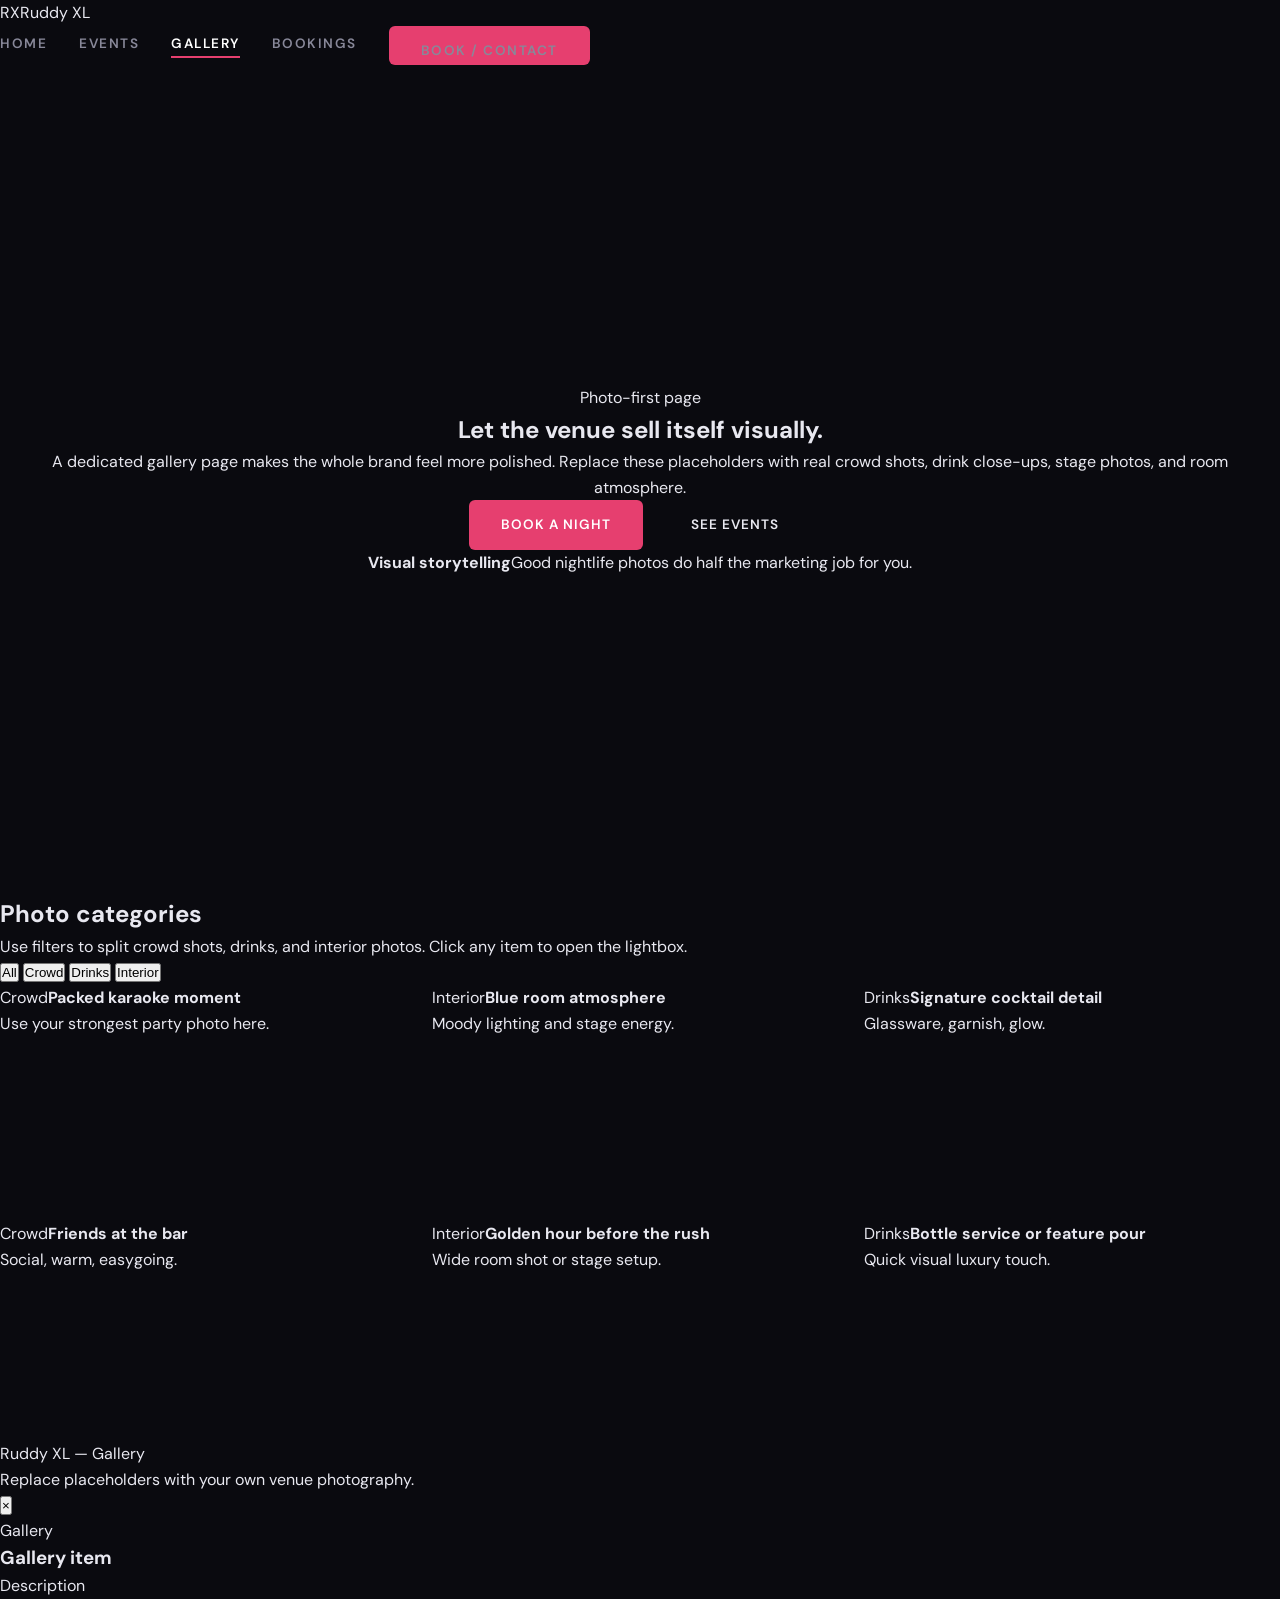
<file: gallery.html>
<!DOCTYPE html>
<html lang="en">
<head>
  <meta charset="UTF-8" />
  <meta name="viewport" content="width=device-width, initial-scale=1.0" />
  <title>Ruddy XL — Gallery</title>
  <meta name="description" content="Ruddy XL gallery — crowd energy, drinks, and interior mood." />
  <link rel="stylesheet" href="style.css" />
</head>
<body>
  <div class="topbar">
    <div class="wrap nav">
      <a href="index.html" class="brand"><span class="brand-mark">RX</span><span>Ruddy XL</span></a>
      <div class="nav-links">
        <a href="index.html">Home</a>
        <a href="events.html">Events</a>
        <a href="gallery.html" class="active">Gallery</a>
        <a href="bookings.html">Bookings</a>
        <a href="bookings.html" class="btn btn-primary">Book / Contact</a>
      </div>
    </div>
  </div>

  <main>
    <section class="hero">
      <div class="wrap hero-grid">
        <div class="hero-copy">
          <div class="pill">Photo-first page</div>
          <h1>Let the venue sell itself visually.</h1>
          <p class="lead">A dedicated gallery page makes the whole brand feel more polished. Replace these placeholders with real crowd shots, drink close-ups, stage photos, and room atmosphere.</p>
          <div class="hero-actions">
            <a class="btn btn-primary" href="bookings.html">Book a night</a>
            <a class="btn btn-secondary" href="events.html">See events</a>
          </div>
        </div>
        <div class="hero-card"><div class="page-hero-visual gallery"><div class="hero-overlay"><div><strong>Visual storytelling</strong><span>Good nightlife photos do half the marketing job for you.</span></div></div></div></div>
      </div>
    </section>

    <section>
      <div class="wrap">
        <div class="section-head"><div><h2>Photo categories</h2><p>Use filters to split crowd shots, drinks, and interior photos. Click any item to open the lightbox.</p></div></div>
        <div class="gallery-controls" aria-label="Gallery filters">
          <button class="filter-btn active" data-filter="all">All</button>
          <button class="filter-btn" data-filter="crowd">Crowd</button>
          <button class="filter-btn" data-filter="drinks">Drinks</button>
          <button class="filter-btn" data-filter="interior">Interior</button>
        </div>
        <div class="gallery-grid">
          <article class="gallery-card large gallery-skin-1" data-category="crowd" data-title="Packed karaoke moment" data-text="A hero crowd shot works best here — hands up, microphone out, room alive."><div class="gallery-glow"></div><div class="gallery-art"></div><div class="gallery-content"><span>Crowd</span><strong>Packed karaoke moment</strong><p>Use your strongest party photo here.</p></div></article>
          <article class="gallery-card medium gallery-skin-2" data-category="interior" data-title="Blue room atmosphere" data-text="Stage lighting, bar corners, booth seating, or the room before midnight."><div class="gallery-glow"></div><div class="gallery-art"></div><div class="gallery-content"><span>Interior</span><strong>Blue room atmosphere</strong><p>Moody lighting and stage energy.</p></div></article>
          <article class="gallery-card small gallery-skin-3" data-category="drinks" data-title="Signature cocktail detail" data-text="Close-up drink shots instantly make the site feel more premium."><div class="gallery-glow"></div><div class="gallery-art"></div><div class="gallery-content"><span>Drinks</span><strong>Signature cocktail detail</strong><p>Glassware, garnish, glow.</p></div></article>
          <article class="gallery-card small gallery-skin-4" data-category="crowd" data-title="Friends at the bar" data-text="Lifestyle shots make the venue feel social rather than staged."><div class="gallery-glow"></div><div class="gallery-art"></div><div class="gallery-content"><span>Crowd</span><strong>Friends at the bar</strong><p>Social, warm, easygoing.</p></div></article>
          <article class="gallery-card wide gallery-skin-5" data-category="interior" data-title="Golden hour before the rush" data-text="Use a wide frame for room layout, your big screen, stage, or booth seating."><div class="gallery-glow"></div><div class="gallery-art"></div><div class="gallery-content"><span>Interior</span><strong>Golden hour before the rush</strong><p>Wide room shot or stage setup.</p></div></article>
          <article class="gallery-card small gallery-skin-6" data-category="drinks" data-title="Bottle service or feature pour" data-text="Good for promotions, premium pours, and polished details."><div class="gallery-glow"></div><div class="gallery-art"></div><div class="gallery-content"><span>Drinks</span><strong>Bottle service or feature pour</strong><p>Quick visual luxury touch.</p></div></article>
        </div>
      </div>
    </section>
  </main>

  <footer>
    <div class="wrap footer"><p>Ruddy XL — Gallery</p><p>Replace placeholders with your own venue photography.</p></div>
  </footer>

  <div class="lightbox" id="lightbox" aria-hidden="true">
    <div class="lightbox-card">
      <div class="lightbox-visual gallery-skin-1" id="lightboxVisual">
        <button class="lightbox-close" id="lightboxClose" aria-label="Close gallery">×</button>
      </div>
      <div class="lightbox-body">
        <span class="tag" id="lightboxTag">Gallery</span>
        <h3 id="lightboxTitle">Gallery item</h3>
        <p class="event-meta" id="lightboxText">Description</p>
      </div>
    </div>
  </div>

  <script src="script.js"></script>
</body>
</html>
</file>
<file: css/style.css>
/* ============================================
   KaraokeBar — Main Stylesheet
   Dark Theme | Simple & Readable CSS
   ============================================ */

/* --- Google Fonts --- */
@import url('https://fonts.googleapis.com/css2?family=Bebas+Neue&family=League+Spartan:wght@700;900&family=DM+Sans:ital,wght@0,300;0,400;0,600;1,300&display=swap');

/* --- CSS Variables (Design Tokens) --- */
:root {
  --color-bg:        #0a0a0f;
  --color-surface:   #111118;
  --color-card:      #1a1a24;
  --color-border:    #2a2a38;
  --color-accent:    #e63f6f;
  --color-accent2:   #f5a623;
  --color-text:      #e8e8f0;
  --color-muted:     #888899;
  --color-white:     #ffffff;

  --font-display: 'Bebas Neue', cursive;
  --font-logo:    'League Spartan', sans-serif;
  --font-body:    'DM Sans', sans-serif;

  --radius-sm:  6px;
  --radius-md:  12px;
  --radius-lg:  24px;

  --transition: 0.25s ease;

  --max-width: 1100px;
  --nav-height: 70px;
}

/* --- Reset & Base --- */
*, *::before, *::after {
  box-sizing: border-box;
  margin: 0;
  padding: 0;
}

html {
  scroll-behavior: smooth;
}

body {
  background-color: var(--color-bg);
  color: var(--color-text);
  font-family: var(--font-body);
  font-size: 16px;
  line-height: 1.6;
  min-height: 100vh;
}

img {
  max-width: 100%;
  display: block;
}

a {
  color: inherit;
  text-decoration: none;
}

ul {
  list-style: none;
}

/* --- Language toggle visibility --- */

/* Hide only translatable content, not language buttons */
[data-lang]:not(.lang-btn) {
  display: none;
}

/* Show selected language — block for div/p/h/li, inline for span */
body.lang-en [data-lang="en"]:not(.lang-btn),
body.lang-et [data-lang="et"]:not(.lang-btn),
body.lang-ru [data-lang="ru"]:not(.lang-btn) {
  display: block;
}

body.lang-en span[data-lang="en"]:not(.lang-btn),
body.lang-et span[data-lang="et"]:not(.lang-btn),
body.lang-ru span[data-lang="ru"]:not(.lang-btn) {
  display: inline;
}

/* Keep language buttons always visible */
.lang-btn {
  display: inline-flex !important;
}

/* ============================================
   NAVIGATION
   ============================================ */
.site-nav {
  position: fixed;
  top: 0;
  left: 0;
  right: 0;
  height: var(--nav-height);
  background: rgba(10, 10, 15, 0.9);
  backdrop-filter: blur(12px);
  border-bottom: 1px solid var(--color-border);
  z-index: 100;
  display: flex;
  align-items: center;
}

.nav-inner {
  max-width: var(--max-width);
  width: 100%;
  margin: 0 auto;
  padding: 0 24px;
  display: flex;
  align-items: center;
  justify-content: space-between;
}

.nav-logo {
  font-family: var(--font-logo);
  font-weight: 900;
  font-size: 1.8rem;
  letter-spacing: -2px;
  color: var(--color-white);
}

.nav-logo span {
  color: var(--color-white);
  /* color: var(--color-accent); */
}

.nav-links {
  display: flex;
  gap: 32px;
  align-items: center;
}

.nav-links a {
  font-size: 0.85rem;
  font-weight: 600;
  letter-spacing: 1.5px;
  text-transform: uppercase;
  color: var(--color-muted);
  transition: color var(--transition);
  position: relative;
  padding-bottom: 4px;
}

.nav-links a::after {
  content: '';
  position: absolute;
  bottom: 0;
  left: 0;
  width: 0;
  height: 2px;
  background: var(--color-accent);
  transition: width var(--transition);
}

.nav-links a:hover,
.nav-links a.active {
  color: var(--color-white);
}

.nav-links a:hover::after,
.nav-links a.active::after {
  width: 100%;
}

/* Language Switcher */
.lang-switcher {
  display: flex;
  gap: 4px;
  background: var(--color-card);
  padding: 4px;
  border-radius: var(--radius-sm);
  border: 1px solid var(--color-border);
}

.lang-btn {
  background: none;
  border: none;
  color: var(--color-muted);
  font-family: var(--font-body);
  font-size: 0.75rem;
  font-weight: 600;
  letter-spacing: 1px;
  padding: 4px 10px;
  border-radius: 4px;
  cursor: pointer;
  transition: all var(--transition);
}

.lang-btn.active {
  background: var(--color-accent);
  color: var(--color-white);
}

/* Mobile Menu Button */
.nav-toggle {
  display: none;
  background: none;
  border: none;
  cursor: pointer;
  flex-direction: column;
  gap: 5px;
  padding: 4px;
}

.nav-toggle span {
  display: block;
  width: 24px;
  height: 2px;
  background: var(--color-text);
  border-radius: 2px;
  transition: all var(--transition);
}

/* ============================================
   PAGE WRAPPER
   ============================================ */
.page {
  display: none;
  padding-top: var(--nav-height);
  min-height: 100vh;
}

.page.active {
  display: block;
}

/* ============================================
   HERO SECTION (Home)
   ============================================ */
.hero {
  position: relative;
  min-height: calc(100vh - var(--nav-height));
  display: flex;
  align-items: center;
  justify-content: center;
  text-align: center;
  overflow: hidden;
  padding: 60px 24px;
}

.hero-bg {
  position: absolute;
  inset: 0;
  background:
    radial-gradient(ellipse 60% 50% at 50% 50%, rgba(230, 63, 111, 0.15) 0%, transparent 70%),
    radial-gradient(ellipse 40% 30% at 80% 20%, rgba(245, 166, 35, 0.08) 0%, transparent 60%),
    var(--color-bg);
  z-index: 0;
}

/* Animated spotlight circles */
.hero-bg::before {
  content: '';
  position: absolute;
  width: 600px;
  height: 600px;
  border-radius: 50%;
  border: 1px solid rgba(230, 63, 111, 0.1);
  top: 50%;
  left: 50%;
  transform: translate(-50%, -50%);
  animation: pulse-ring 4s ease-in-out infinite;
}

.hero-bg::after {
  content: '';
  position: absolute;
  width: 900px;
  height: 900px;
  border-radius: 50%;
  border: 1px solid rgba(230, 63, 111, 0.05);
  top: 50%;
  left: 50%;
  transform: translate(-50%, -50%);
  animation: pulse-ring 4s ease-in-out infinite 1s;
}

@keyframes pulse-ring {
  0%, 100% { transform: translate(-50%, -50%) scale(1); opacity: 0.5; }
  50% { transform: translate(-50%, -50%) scale(1.05); opacity: 1; }
}

.hero-content {
  position: relative;
  z-index: 1;
  max-width: 750px;
}

.hero-eyebrow {
  font-size: 0.8rem;
  font-weight: 600;
  letter-spacing: 4px;
  text-transform: uppercase;
  color: var(--color-accent);
  margin-bottom: 20px;
  animation: fadeUp 0.6s ease both;
}

.hero-title {
  font-family: var(--font-display);
  font-size: clamp(4rem, 12vw, 9rem);
  line-height: 0.9;
  letter-spacing: 4px;
  color: var(--color-white);
  margin-bottom: 24px;
  animation: fadeUp 0.6s ease 0.1s both;
}

.hero-title .accent {
  color: var(--color-accent);
  display: block;
}

.hero-subtitle {
  font-size: 1.1rem;
  color: var(--color-muted);
  margin-bottom: 40px;
  font-weight: 300;
  animation: fadeUp 0.6s ease 0.2s both;
}

.hero-actions {
  display: flex;
  gap: 16px;
  justify-content: center;
  flex-wrap: wrap;
  animation: fadeUp 0.6s ease 0.3s both;
}

/* Mic Icon */
.mic-icon {
  font-size: 3rem;
  margin-bottom: 24px;
  display: block;
  animation: mic-bounce 2s ease-in-out infinite;
}

@keyframes mic-bounce {
  0%, 100% { transform: translateY(0) rotate(-5deg); }
  50% { transform: translateY(-8px) rotate(5deg); }
}

/* ============================================
   BUTTONS
   ============================================ */
.btn {
  display: inline-flex;
  align-items: center;
  gap: 8px;
  padding: 14px 32px;
  border-radius: var(--radius-sm);
  font-family: var(--font-body);
  font-size: 0.85rem;
  font-weight: 600;
  letter-spacing: 1px;
  text-transform: uppercase;
  cursor: pointer;
  border: none;
  transition: all var(--transition);
}

.btn-primary {
  background: var(--color-accent);
  color: var(--color-white);
}

.btn-primary:hover {
  background: #ff5580;
  transform: translateY(-2px);
  box-shadow: 0 8px 24px rgba(230, 63, 111, 0.4);
}

.btn-outline {
  background: transparent;
  color: var(--color-text);
  border: 1px solid var(--color-border);
}

.btn-outline:hover {
  border-color: var(--color-accent);
  color: var(--color-accent);
  transform: translateY(-2px);
}

/* ============================================
   SECTION COMMONS
   ============================================ */
.section {
  padding: 80px 24px;
  max-width: var(--max-width);
  margin: 0 auto;
}

.section-header {
  margin-bottom: 52px;
}

.section-label {
  font-size: 0.75rem;
  font-weight: 600;
  letter-spacing: 3px;
  text-transform: uppercase;
  color: var(--color-accent);
  margin-bottom: 12px;
}

.section-title {
  font-family: var(--font-display);
  font-size: clamp(2.5rem, 5vw, 4rem);
  letter-spacing: 2px;
  color: var(--color-white);
  line-height: 1;
}

.section-desc {
  margin-top: 16px;
  color: var(--color-muted);
  max-width: 560px;
  font-weight: 300;
}

/* ============================================
   FEATURES GRID (Home)
   ============================================ */
.features-grid {
  display: grid;
  grid-template-columns: repeat(auto-fit, minmax(260px, 1fr));
  gap: 20px;
}

.feature-card {
  background: var(--color-card);
  border: 1px solid var(--color-border);
  border-radius: var(--radius-md);
  padding: 32px 28px;
  transition: all var(--transition);
}

.feature-card:hover {
  border-color: var(--color-accent);
  transform: translateY(-4px);
  box-shadow: 0 12px 32px rgba(0,0,0,0.4);
}

.feature-icon {
  font-size: 2rem;
  margin-bottom: 16px;
}

.feature-title {
  font-family: var(--font-display);
  font-size: 1.4rem;
  letter-spacing: 1px;
  color: var(--color-white);
  margin-bottom: 10px;
}

.feature-text {
  color: var(--color-muted);
  font-size: 0.95rem;
  font-weight: 300;
}

/* ============================================
   MENU PAGE
   ============================================ */
.menu-categories {
  display: flex;
  gap: 12px;
  flex-wrap: wrap;
  margin-bottom: 40px;
}

.cat-btn {
  background: var(--color-card);
  border: 1px solid var(--color-border);
  color: var(--color-muted);
  font-family: var(--font-body);
  font-size: 0.8rem;
  font-weight: 600;
  letter-spacing: 1px;
  text-transform: uppercase;
  padding: 8px 20px;
  border-radius: 99px;
  cursor: pointer;
  transition: all var(--transition);
}

.cat-btn.active,
.cat-btn:hover {
  background: var(--color-accent);
  border-color: var(--color-accent);
  color: var(--color-white);
}

.menu-grid {
  display: grid;
  grid-template-columns: repeat(auto-fill, minmax(280px, 1fr));
  gap: 20px;
}

.menu-item {
  background: var(--color-card);
  border: 1px solid var(--color-border);
  border-radius: var(--radius-md);
  padding: 24px;
  display: flex;
  justify-content: space-between;
  align-items: flex-start;
  gap: 16px;
  transition: all var(--transition);
}

.menu-item:hover {
  border-color: var(--color-accent);
  transform: translateY(-2px);
}

.menu-item-info h3 {
  font-family: var(--font-display);
  font-size: 1.2rem;
  letter-spacing: 1px;
  color: var(--color-white);
  margin-bottom: 6px;
}

.menu-item-info p {
  font-size: 0.85rem;
  color: var(--color-muted);
  font-weight: 300;
}

.menu-item-price {
  font-family: var(--font-display);
  font-size: 1.4rem;
  color: var(--color-accent2);
  white-space: nowrap;
}

/* ============================================
   GALLERY PAGE
   ============================================ */
.gallery-grid {
  display: grid;
  grid-template-columns: repeat(3, 1fr);
  grid-auto-rows: 220px;
  gap: 16px;
}

.gallery-item {
  border-radius: var(--radius-md);
  overflow: hidden;
  position: relative;
  cursor: pointer;
}

.gallery-item:nth-child(3n+1) {
  grid-row: span 2;
}

.gallery-placeholder {
  width: 100%;
  height: 100%;
  display: flex;
  align-items: center;
  justify-content: center;
  flex-direction: column;
  gap: 12px;
  font-size: 2rem;
  color: var(--color-muted);
  background: var(--color-card);
  border: 1px solid var(--color-border);
  transition: all var(--transition);
}

.gallery-placeholder span {
  font-size: 0.75rem;
  letter-spacing: 2px;
  text-transform: uppercase;
  color: var(--color-muted);
}

.gallery-item:hover .gallery-placeholder {
  border-color: var(--color-accent);
  background: var(--color-surface);
}

/* ============================================
   CONTACT PAGE
   ============================================ */
.contact-layout {
  display: grid;
  grid-template-columns: 1fr 1fr;
  gap: 60px;
  align-items: start;
}

.contact-info-list {
  display: flex;
  flex-direction: column;
  gap: 28px;
  margin-top: 32px;
}

.contact-info-item {
  display: flex;
  gap: 16px;
  align-items: flex-start;
}

.contact-info-icon {
  font-size: 1.4rem;
  width: 44px;
  height: 44px;
  background: var(--color-card);
  border: 1px solid var(--color-border);
  border-radius: var(--radius-sm);
  display: flex;
  align-items: center;
  justify-content: center;
  flex-shrink: 0;
}

.contact-info-item h4 {
  font-size: 0.75rem;
  font-weight: 600;
  letter-spacing: 2px;
  text-transform: uppercase;
  color: var(--color-accent);
  margin-bottom: 4px;
}

.contact-info-item p {
  color: var(--color-muted);
  font-weight: 300;
  font-size: 0.95rem;
}

/* Contact Form */
.contact-form {
  display: flex;
  flex-direction: column;
  gap: 16px;
}

.form-group {
  display: flex;
  flex-direction: column;
  gap: 8px;
}

.form-group label {
  font-size: 0.75rem;
  font-weight: 600;
  letter-spacing: 2px;
  text-transform: uppercase;
  color: var(--color-muted);
}

.form-group input,
.form-group select,
.form-group textarea {
  background: var(--color-card);
  border: 1px solid var(--color-border);
  border-radius: var(--radius-sm);
  color: var(--color-text);
  font-family: var(--font-body);
  font-size: 0.95rem;
  padding: 12px 16px;
  outline: none;
  transition: border-color var(--transition);
  width: 100%;
}

.form-group input:focus,
.form-group select:focus,
.form-group textarea:focus {
  border-color: var(--color-accent);
}

.form-group select {
  appearance: none;
  cursor: pointer;
}

.form-group textarea {
  resize: vertical;
  min-height: 120px;
}

/* ============================================
   FOOTER
   ============================================ */
.site-footer {
  background: var(--color-surface);
  border-top: 1px solid var(--color-border);
  padding: 40px 24px;
  text-align: center;
}

.footer-inner {
  max-width: var(--max-width);
  margin: 0 auto;
}

.footer-logo {
  font-family: var(--font-logo);
  font-weight: 900;
  font-size: 2rem;
  letter-spacing: -2px;
  color: var(--color-white);
  margin-bottom: 12px;
}

.footer-logo span {
  color: var(--color-white);
  /* color: var(--color-accent); */
}

.footer-tagline {
  color: var(--color-muted);
  font-size: 0.85rem;
  font-weight: 300;
  margin-bottom: 24px;
}

.footer-nav {
  display: flex;
  gap: 24px;
  justify-content: center;
  flex-wrap: wrap;
  margin-bottom: 24px;
}

.footer-nav a {
  font-size: 0.8rem;
  font-weight: 600;
  letter-spacing: 1px;
  text-transform: uppercase;
  color: var(--color-muted);
  transition: color var(--transition);
}

.footer-nav a:hover {
  color: var(--color-accent);
}

.footer-copy {
  font-size: 0.78rem;
  color: var(--color-muted);
  border-top: 1px solid var(--color-border);
  padding-top: 20px;
}

/* ============================================
   PRIVATE EVENTS SECTION (Home)
   ============================================ */
.events-banner {
  background: linear-gradient(135deg, var(--color-card) 0%, #1e1020 100%);
  border: 1px solid var(--color-border);
  border-left: 4px solid var(--color-accent);
  border-radius: var(--radius-md);
  padding: 48px 40px;
  display: flex;
  align-items: center;
  justify-content: space-between;
  gap: 32px;
  flex-wrap: wrap;
}

.events-banner-text h2 {
  font-family: var(--font-display);
  font-size: 2.5rem;
  letter-spacing: 2px;
  color: var(--color-white);
  margin-bottom: 10px;
}

.events-banner-text p {
  color: var(--color-muted);
  font-weight: 300;
  max-width: 440px;
}

/* ============================================
   HOURS TABLE
   ============================================ */
.hours-table {
  width: 100%;
  border-collapse: collapse;
}

.hours-table tr {
  border-bottom: 1px solid var(--color-border);
}

.hours-table tr:last-child {
  border-bottom: none;
}

.hours-table td {
  padding: 12px 0;
  font-size: 0.9rem;
}

.hours-table td:first-child {
  color: var(--color-muted);
  font-weight: 600;
  text-transform: uppercase;
  font-size: 0.75rem;
  letter-spacing: 1px;
}

.hours-table td:last-child {
  text-align: right;
  color: var(--color-text);
}

.hours-table tr.today td {
  color: var(--color-accent);
}

/* ============================================
   ANIMATIONS
   ============================================ */
@keyframes fadeUp {
  from { opacity: 0; transform: translateY(24px); }
  to   { opacity: 1; transform: translateY(0); }
}

/* ============================================
   RESPONSIVE — MOBILE
   ============================================ */
@media (max-width: 768px) {
  .nav-links {
    display: none;
    position: fixed;
    inset: var(--nav-height) 0 0 0;
    background: var(--color-bg);
    flex-direction: column;
    align-items: center;
    justify-content: center;
    gap: 40px;
  }

  .nav-links.open {
    display: flex;
  }

  .nav-links a {
    font-size: 1.1rem;
  }

  .nav-toggle {
    display: flex;
  }

  .contact-layout {
    grid-template-columns: 1fr;
  }

  .gallery-grid {
    grid-template-columns: repeat(2, 1fr);
  }

  .gallery-item:nth-child(3n+1) {
    grid-row: span 1;
  }

  .events-banner {
    flex-direction: column;
    text-align: center;
    padding: 32px 24px;
  }
}

/* Language switcher fix */
.nav-links .lang-switcher { display: none; }
#desktop-lang { display: flex; }

@media (max-width: 768px) {
  .nav-links .lang-switcher { display: flex; }
  #desktop-lang { display: none !important; }
}
</file>
<file: style.css>
/* ============================================
   KaraokeBar — Main Stylesheet
   Dark Theme | Simple & Readable CSS
   ============================================ */

/* --- Google Fonts --- */
@import url('https://fonts.googleapis.com/css2?family=Bebas+Neue&family=DM+Sans:ital,wght@0,300;0,400;0,600;1,300&display=swap');

/* --- CSS Variables (Design Tokens) --- */
:root {
  --color-bg:        #0a0a0f;
  --color-surface:   #111118;
  --color-card:      #1a1a24;
  --color-border:    #2a2a38;
  --color-accent:    #e63f6f;
  --color-accent2:   #f5a623;
  --color-text:      #e8e8f0;
  --color-muted:     #888899;
  --color-white:     #ffffff;

  --font-display: 'Bebas Neue', cursive;
  --font-body:    'DM Sans', sans-serif;

  --radius-sm:  6px;
  --radius-md:  12px;
  --radius-lg:  24px;

  --transition: 0.25s ease;

  --max-width: 1100px;
  --nav-height: 70px;
}

/* --- Reset & Base --- */
*, *::before, *::after {
  box-sizing: border-box;
  margin: 0;
  padding: 0;
}

html {
  scroll-behavior: smooth;
}

body {
  background-color: var(--color-bg);
  color: var(--color-text);
  font-family: var(--font-body);
  font-size: 16px;
  line-height: 1.6;
  min-height: 100vh;
}

img {
  max-width: 100%;
  display: block;
}

a {
  color: inherit;
  text-decoration: none;
}

ul {
  list-style: none;
}

/* --- Language toggle visibility --- */
[data-lang] { display: none; }
body.lang-en [data-lang="en"] { display: block; }
body.lang-et [data-lang="et"] { display: block; }

/* Inline elements (spans, etc.) need inline display */
span[data-lang] { display: none; }
body.lang-en span[data-lang="en"] { display: inline; }
body.lang-et span[data-lang="et"] { display: inline; }

/* ============================================
   NAVIGATION
   ============================================ */
.site-nav {
  position: fixed;
  top: 0;
  left: 0;
  right: 0;
  height: var(--nav-height);
  background: rgba(10, 10, 15, 0.9);
  backdrop-filter: blur(12px);
  border-bottom: 1px solid var(--color-border);
  z-index: 100;
  display: flex;
  align-items: center;
}

.nav-inner {
  max-width: var(--max-width);
  width: 100%;
  margin: 0 auto;
  padding: 0 24px;
  display: flex;
  align-items: center;
  justify-content: space-between;
}

.nav-logo {
  font-family: var(--font-display);
  font-size: 1.8rem;
  letter-spacing: 2px;
  color: var(--color-white);
}

.nav-logo span {
  color: var(--color-accent);
}

.nav-links {
  display: flex;
  gap: 32px;
  align-items: center;
}

.nav-links a {
  font-size: 0.85rem;
  font-weight: 600;
  letter-spacing: 1.5px;
  text-transform: uppercase;
  color: var(--color-muted);
  transition: color var(--transition);
  position: relative;
  padding-bottom: 4px;
}

.nav-links a::after {
  content: '';
  position: absolute;
  bottom: 0;
  left: 0;
  width: 0;
  height: 2px;
  background: var(--color-accent);
  transition: width var(--transition);
}

.nav-links a:hover,
.nav-links a.active {
  color: var(--color-white);
}

.nav-links a:hover::after,
.nav-links a.active::after {
  width: 100%;
}

/* Language Switcher */
.lang-switcher {
  display: flex;
  gap: 4px;
  background: var(--color-card);
  padding: 4px;
  border-radius: var(--radius-sm);
  border: 1px solid var(--color-border);
}

.lang-btn {
  background: none;
  border: none;
  color: var(--color-muted);
  font-family: var(--font-body);
  font-size: 0.75rem;
  font-weight: 600;
  letter-spacing: 1px;
  padding: 4px 10px;
  border-radius: 4px;
  cursor: pointer;
  transition: all var(--transition);
}

.lang-btn.active {
  background: var(--color-accent);
  color: var(--color-white);
}

/* Mobile Menu Button */
.nav-toggle {
  display: none;
  background: none;
  border: none;
  cursor: pointer;
  flex-direction: column;
  gap: 5px;
  padding: 4px;
}

.nav-toggle span {
  display: block;
  width: 24px;
  height: 2px;
  background: var(--color-text);
  border-radius: 2px;
  transition: all var(--transition);
}

/* ============================================
   PAGE WRAPPER
   ============================================ */
.page {
  display: none;
  padding-top: var(--nav-height);
  min-height: 100vh;
}

.page.active {
  display: block;
}

/* ============================================
   HERO SECTION (Home)
   ============================================ */
.hero {
  position: relative;
  min-height: calc(100vh - var(--nav-height));
  display: flex;
  align-items: center;
  justify-content: center;
  text-align: center;
  overflow: hidden;
  padding: 60px 24px;
}

.hero-bg {
  position: absolute;
  inset: 0;
  background:
    radial-gradient(ellipse 60% 50% at 50% 50%, rgba(230, 63, 111, 0.15) 0%, transparent 70%),
    radial-gradient(ellipse 40% 30% at 80% 20%, rgba(245, 166, 35, 0.08) 0%, transparent 60%),
    var(--color-bg);
  z-index: 0;
}

/* Animated spotlight circles */
.hero-bg::before {
  content: '';
  position: absolute;
  width: 600px;
  height: 600px;
  border-radius: 50%;
  border: 1px solid rgba(230, 63, 111, 0.1);
  top: 50%;
  left: 50%;
  transform: translate(-50%, -50%);
  animation: pulse-ring 4s ease-in-out infinite;
}

.hero-bg::after {
  content: '';
  position: absolute;
  width: 900px;
  height: 900px;
  border-radius: 50%;
  border: 1px solid rgba(230, 63, 111, 0.05);
  top: 50%;
  left: 50%;
  transform: translate(-50%, -50%);
  animation: pulse-ring 4s ease-in-out infinite 1s;
}

@keyframes pulse-ring {
  0%, 100% { transform: translate(-50%, -50%) scale(1); opacity: 0.5; }
  50% { transform: translate(-50%, -50%) scale(1.05); opacity: 1; }
}

.hero-content {
  position: relative;
  z-index: 1;
  max-width: 750px;
}

.hero-eyebrow {
  font-size: 0.8rem;
  font-weight: 600;
  letter-spacing: 4px;
  text-transform: uppercase;
  color: var(--color-accent);
  margin-bottom: 20px;
  animation: fadeUp 0.6s ease both;
}

.hero-title {
  font-family: var(--font-display);
  font-size: clamp(4rem, 12vw, 9rem);
  line-height: 0.9;
  letter-spacing: 4px;
  color: var(--color-white);
  margin-bottom: 24px;
  animation: fadeUp 0.6s ease 0.1s both;
}

.hero-title .accent {
  color: var(--color-accent);
  display: block;
}

.hero-subtitle {
  font-size: 1.1rem;
  color: var(--color-muted);
  margin-bottom: 40px;
  font-weight: 300;
  animation: fadeUp 0.6s ease 0.2s both;
}

.hero-actions {
  display: flex;
  gap: 16px;
  justify-content: center;
  flex-wrap: wrap;
  animation: fadeUp 0.6s ease 0.3s both;
}

/* Mic Icon */
.mic-icon {
  font-size: 3rem;
  margin-bottom: 24px;
  display: block;
  animation: mic-bounce 2s ease-in-out infinite;
}

@keyframes mic-bounce {
  0%, 100% { transform: translateY(0) rotate(-5deg); }
  50% { transform: translateY(-8px) rotate(5deg); }
}

/* ============================================
   BUTTONS
   ============================================ */
.btn {
  display: inline-flex;
  align-items: center;
  gap: 8px;
  padding: 14px 32px;
  border-radius: var(--radius-sm);
  font-family: var(--font-body);
  font-size: 0.85rem;
  font-weight: 600;
  letter-spacing: 1px;
  text-transform: uppercase;
  cursor: pointer;
  border: none;
  transition: all var(--transition);
}

.btn-primary {
  background: var(--color-accent);
  color: var(--color-white);
}

.btn-primary:hover {
  background: #ff5580;
  transform: translateY(-2px);
  box-shadow: 0 8px 24px rgba(230, 63, 111, 0.4);
}

.btn-outline {
  background: transparent;
  color: var(--color-text);
  border: 1px solid var(--color-border);
}

.btn-outline:hover {
  border-color: var(--color-accent);
  color: var(--color-accent);
  transform: translateY(-2px);
}

/* ============================================
   SECTION COMMONS
   ============================================ */
.section {
  padding: 80px 24px;
  max-width: var(--max-width);
  margin: 0 auto;
}

.section-header {
  margin-bottom: 52px;
}

.section-label {
  font-size: 0.75rem;
  font-weight: 600;
  letter-spacing: 3px;
  text-transform: uppercase;
  color: var(--color-accent);
  margin-bottom: 12px;
}

.section-title {
  font-family: var(--font-display);
  font-size: clamp(2.5rem, 5vw, 4rem);
  letter-spacing: 2px;
  color: var(--color-white);
  line-height: 1;
}

.section-desc {
  margin-top: 16px;
  color: var(--color-muted);
  max-width: 560px;
  font-weight: 300;
}

/* ============================================
   FEATURES GRID (Home)
   ============================================ */
.features-grid {
  display: grid;
  grid-template-columns: repeat(auto-fit, minmax(260px, 1fr));
  gap: 20px;
}

.feature-card {
  background: var(--color-card);
  border: 1px solid var(--color-border);
  border-radius: var(--radius-md);
  padding: 32px 28px;
  transition: all var(--transition);
}

.feature-card:hover {
  border-color: var(--color-accent);
  transform: translateY(-4px);
  box-shadow: 0 12px 32px rgba(0,0,0,0.4);
}

.feature-icon {
  font-size: 2rem;
  margin-bottom: 16px;
}

.feature-title {
  font-family: var(--font-display);
  font-size: 1.4rem;
  letter-spacing: 1px;
  color: var(--color-white);
  margin-bottom: 10px;
}

.feature-text {
  color: var(--color-muted);
  font-size: 0.95rem;
  font-weight: 300;
}

/* ============================================
   MENU PAGE
   ============================================ */
.menu-categories {
  display: flex;
  gap: 12px;
  flex-wrap: wrap;
  margin-bottom: 40px;
}

.cat-btn {
  background: var(--color-card);
  border: 1px solid var(--color-border);
  color: var(--color-muted);
  font-family: var(--font-body);
  font-size: 0.8rem;
  font-weight: 600;
  letter-spacing: 1px;
  text-transform: uppercase;
  padding: 8px 20px;
  border-radius: 99px;
  cursor: pointer;
  transition: all var(--transition);
}

.cat-btn.active,
.cat-btn:hover {
  background: var(--color-accent);
  border-color: var(--color-accent);
  color: var(--color-white);
}

.menu-grid {
  display: grid;
  grid-template-columns: repeat(auto-fill, minmax(280px, 1fr));
  gap: 20px;
}

.menu-item {
  background: var(--color-card);
  border: 1px solid var(--color-border);
  border-radius: var(--radius-md);
  padding: 24px;
  display: flex;
  justify-content: space-between;
  align-items: flex-start;
  gap: 16px;
  transition: all var(--transition);
}

.menu-item:hover {
  border-color: var(--color-accent);
  transform: translateY(-2px);
}

.menu-item-info h3 {
  font-family: var(--font-display);
  font-size: 1.2rem;
  letter-spacing: 1px;
  color: var(--color-white);
  margin-bottom: 6px;
}

.menu-item-info p {
  font-size: 0.85rem;
  color: var(--color-muted);
  font-weight: 300;
}

.menu-item-price {
  font-family: var(--font-display);
  font-size: 1.4rem;
  color: var(--color-accent2);
  white-space: nowrap;
}

/* ============================================
   GALLERY PAGE
   ============================================ */
.gallery-grid {
  display: grid;
  grid-template-columns: repeat(3, 1fr);
  grid-auto-rows: 220px;
  gap: 16px;
}

.gallery-item {
  border-radius: var(--radius-md);
  overflow: hidden;
  position: relative;
  cursor: pointer;
}

.gallery-item:nth-child(3n+1) {
  grid-row: span 2;
}

.gallery-placeholder {
  width: 100%;
  height: 100%;
  display: flex;
  align-items: center;
  justify-content: center;
  flex-direction: column;
  gap: 12px;
  font-size: 2rem;
  color: var(--color-muted);
  background: var(--color-card);
  border: 1px solid var(--color-border);
  transition: all var(--transition);
}

.gallery-placeholder span {
  font-size: 0.75rem;
  letter-spacing: 2px;
  text-transform: uppercase;
  color: var(--color-muted);
}

.gallery-item:hover .gallery-placeholder {
  border-color: var(--color-accent);
  background: var(--color-surface);
}

/* ============================================
   CONTACT PAGE
   ============================================ */
.contact-layout {
  display: grid;
  grid-template-columns: 1fr 1fr;
  gap: 60px;
  align-items: start;
}

.contact-info-list {
  display: flex;
  flex-direction: column;
  gap: 28px;
  margin-top: 32px;
}

.contact-info-item {
  display: flex;
  gap: 16px;
  align-items: flex-start;
}

.contact-info-icon {
  font-size: 1.4rem;
  width: 44px;
  height: 44px;
  background: var(--color-card);
  border: 1px solid var(--color-border);
  border-radius: var(--radius-sm);
  display: flex;
  align-items: center;
  justify-content: center;
  flex-shrink: 0;
}

.contact-info-item h4 {
  font-size: 0.75rem;
  font-weight: 600;
  letter-spacing: 2px;
  text-transform: uppercase;
  color: var(--color-accent);
  margin-bottom: 4px;
}

.contact-info-item p {
  color: var(--color-muted);
  font-weight: 300;
  font-size: 0.95rem;
}

/* Contact Form */
.contact-form {
  display: flex;
  flex-direction: column;
  gap: 16px;
}

.form-group {
  display: flex;
  flex-direction: column;
  gap: 8px;
}

.form-group label {
  font-size: 0.75rem;
  font-weight: 600;
  letter-spacing: 2px;
  text-transform: uppercase;
  color: var(--color-muted);
}

.form-group input,
.form-group select,
.form-group textarea {
  background: var(--color-card);
  border: 1px solid var(--color-border);
  border-radius: var(--radius-sm);
  color: var(--color-text);
  font-family: var(--font-body);
  font-size: 0.95rem;
  padding: 12px 16px;
  outline: none;
  transition: border-color var(--transition);
  width: 100%;
}

.form-group input:focus,
.form-group select:focus,
.form-group textarea:focus {
  border-color: var(--color-accent);
}

.form-group select {
  appearance: none;
  cursor: pointer;
}

.form-group textarea {
  resize: vertical;
  min-height: 120px;
}

/* ============================================
   FOOTER
   ============================================ */
.site-footer {
  background: var(--color-surface);
  border-top: 1px solid var(--color-border);
  padding: 40px 24px;
  text-align: center;
}

.footer-inner {
  max-width: var(--max-width);
  margin: 0 auto;
}

.footer-logo {
  font-family: var(--font-display);
  font-size: 2rem;
  letter-spacing: 3px;
  color: var(--color-white);
  margin-bottom: 12px;
}

.footer-logo span {
  color: var(--color-accent);
}

.footer-tagline {
  color: var(--color-muted);
  font-size: 0.85rem;
  font-weight: 300;
  margin-bottom: 24px;
}

.footer-nav {
  display: flex;
  gap: 24px;
  justify-content: center;
  flex-wrap: wrap;
  margin-bottom: 24px;
}

.footer-nav a {
  font-size: 0.8rem;
  font-weight: 600;
  letter-spacing: 1px;
  text-transform: uppercase;
  color: var(--color-muted);
  transition: color var(--transition);
}

.footer-nav a:hover {
  color: var(--color-accent);
}

.footer-copy {
  font-size: 0.78rem;
  color: var(--color-muted);
  border-top: 1px solid var(--color-border);
  padding-top: 20px;
}

/* ============================================
   PRIVATE EVENTS SECTION (Home)
   ============================================ */
.events-banner {
  background: linear-gradient(135deg, var(--color-card) 0%, #1e1020 100%);
  border: 1px solid var(--color-border);
  border-left: 4px solid var(--color-accent);
  border-radius: var(--radius-md);
  padding: 48px 40px;
  display: flex;
  align-items: center;
  justify-content: space-between;
  gap: 32px;
  flex-wrap: wrap;
}

.events-banner-text h2 {
  font-family: var(--font-display);
  font-size: 2.5rem;
  letter-spacing: 2px;
  color: var(--color-white);
  margin-bottom: 10px;
}

.events-banner-text p {
  color: var(--color-muted);
  font-weight: 300;
  max-width: 440px;
}

/* ============================================
   HOURS TABLE
   ============================================ */
.hours-table {
  width: 100%;
  border-collapse: collapse;
}

.hours-table tr {
  border-bottom: 1px solid var(--color-border);
}

.hours-table tr:last-child {
  border-bottom: none;
}

.hours-table td {
  padding: 12px 0;
  font-size: 0.9rem;
}

.hours-table td:first-child {
  color: var(--color-muted);
  font-weight: 600;
  text-transform: uppercase;
  font-size: 0.75rem;
  letter-spacing: 1px;
}

.hours-table td:last-child {
  text-align: right;
  color: var(--color-text);
}

.hours-table tr.today td {
  color: var(--color-accent);
}

/* ============================================
   ANIMATIONS
   ============================================ */
@keyframes fadeUp {
  from { opacity: 0; transform: translateY(24px); }
  to   { opacity: 1; transform: translateY(0); }
}

/* ============================================
   RESPONSIVE — MOBILE
   ============================================ */
@media (max-width: 768px) {
  .nav-links {
    display: none;
    position: fixed;
    inset: var(--nav-height) 0 0 0;
    background: var(--color-bg);
    flex-direction: column;
    align-items: center;
    justify-content: center;
    gap: 40px;
  }

  .nav-links.open {
    display: flex;
  }

  .nav-links a {
    font-size: 1.1rem;
  }

  .nav-toggle {
    display: flex;
  }

  .contact-layout {
    grid-template-columns: 1fr;
  }

  .gallery-grid {
    grid-template-columns: repeat(2, 1fr);
  }

  .gallery-item:nth-child(3n+1) {
    grid-row: span 1;
  }

  .events-banner {
    flex-direction: column;
    text-align: center;
    padding: 32px 24px;
  }
}
</file>
